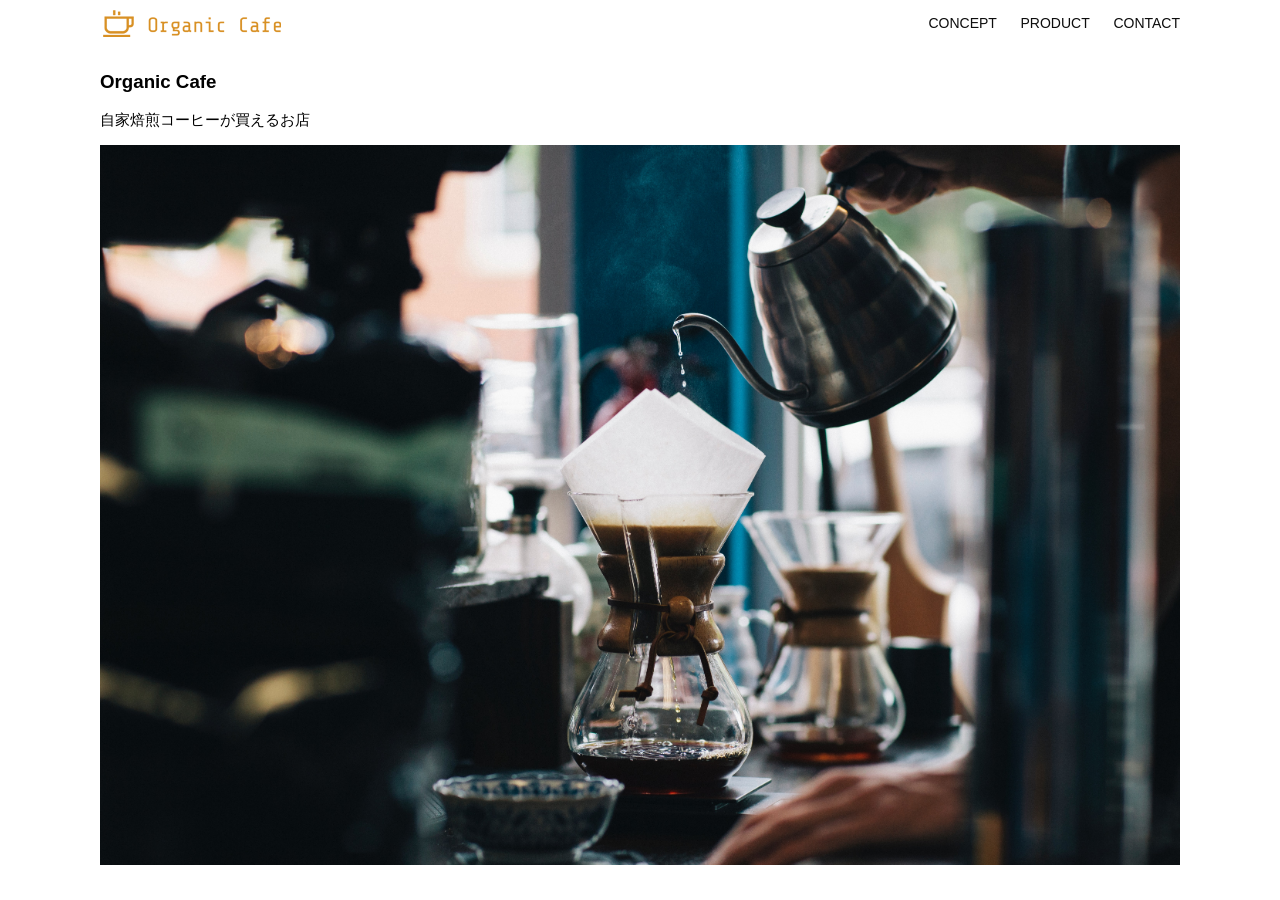
<file: html-css-kadai_013/index.html>
<!DOCTYPE html>
<html>
  <head>
    <title>Organic Cafe</title>
    <meta charset="UTF-8" />
    <meta name="description" content="自家焙煎のコーヒーがお家で楽しめるOrganic Cafe"/>
    <meta name="viewport" content="width=device-width, initial-scale=1.0" />
    <link rel="stylesheet" href="style.css" />
  </head>
  <body>
    <!-- ヘッダー -->
    <header>
      <!-- ロゴ -->
      <a href="index.html" id="logo"><img src="images/logo.png" alt="トップページに戻る"/></a>

      <!-- PC用ナビゲーション -->
      <nav id="nav-pc">
        <a href="index.html#concept">CONCEPT</a>
        <a href="index.html#product">PRODUCT</a>
        <a href="index.html#contact">CONTACT</a>
      </nav>
      <!-- スマホ用メニューボタン -->
       <button id="menu-sp" onclick="document.getElementById('nav-sp').style.display = 'block'">
         <img src="images/button-menu.png" alt="ナビゲーションを開く">
       </button>
       <!-- スマホ用ナビゲーション -->
       <div id="nav-sp">
         <button id="close" onclick="document.getElementById('nav-sp').style.display = 'none'">
           <img src="images/button-close.png" alt="ナビゲーションを閉じる">
         </button>
         <nav>
           <ul>
             <li>
               <a id="logo-sp" href="index.html" onclick="document.getElementById('nav-sp').style.display = 'none'"><img src="images/logo-sp.png" alt="トップページに戻る"></a>
             </li>
             <li><a class="menu" href="index.html#concept" onclick="document.getElementById('nav-sp').style.display = 'none'">CONCEPT</a></li>
             <li><a class="menu" href="index.html#product" onclick="document.getElementById('nav-sp').style.display = 'none'">PRODUCT</a></li>
             <li><a class="menu" href="index.html#contact" onclick="document.getElementById('nav-sp').style.display = 'none'">CONTACT</a></li>
           </ul>
         </nav>
       </div>
    </header>

    <main>
      <article>
        <!-- メインビジュアル -->
        <section id="main-visual">
          <div id="main-message">
            <h1>Organic Cafe</h1>
            <p>自家焙煎コーヒーが買えるお店</p>
          </div>
          <img src="images/main-image.jpg" alt="コーヒーをハンドドリップで淹れる画像"/>
        </section>
      </article>
    </main>
  </body>
</html>
</file>
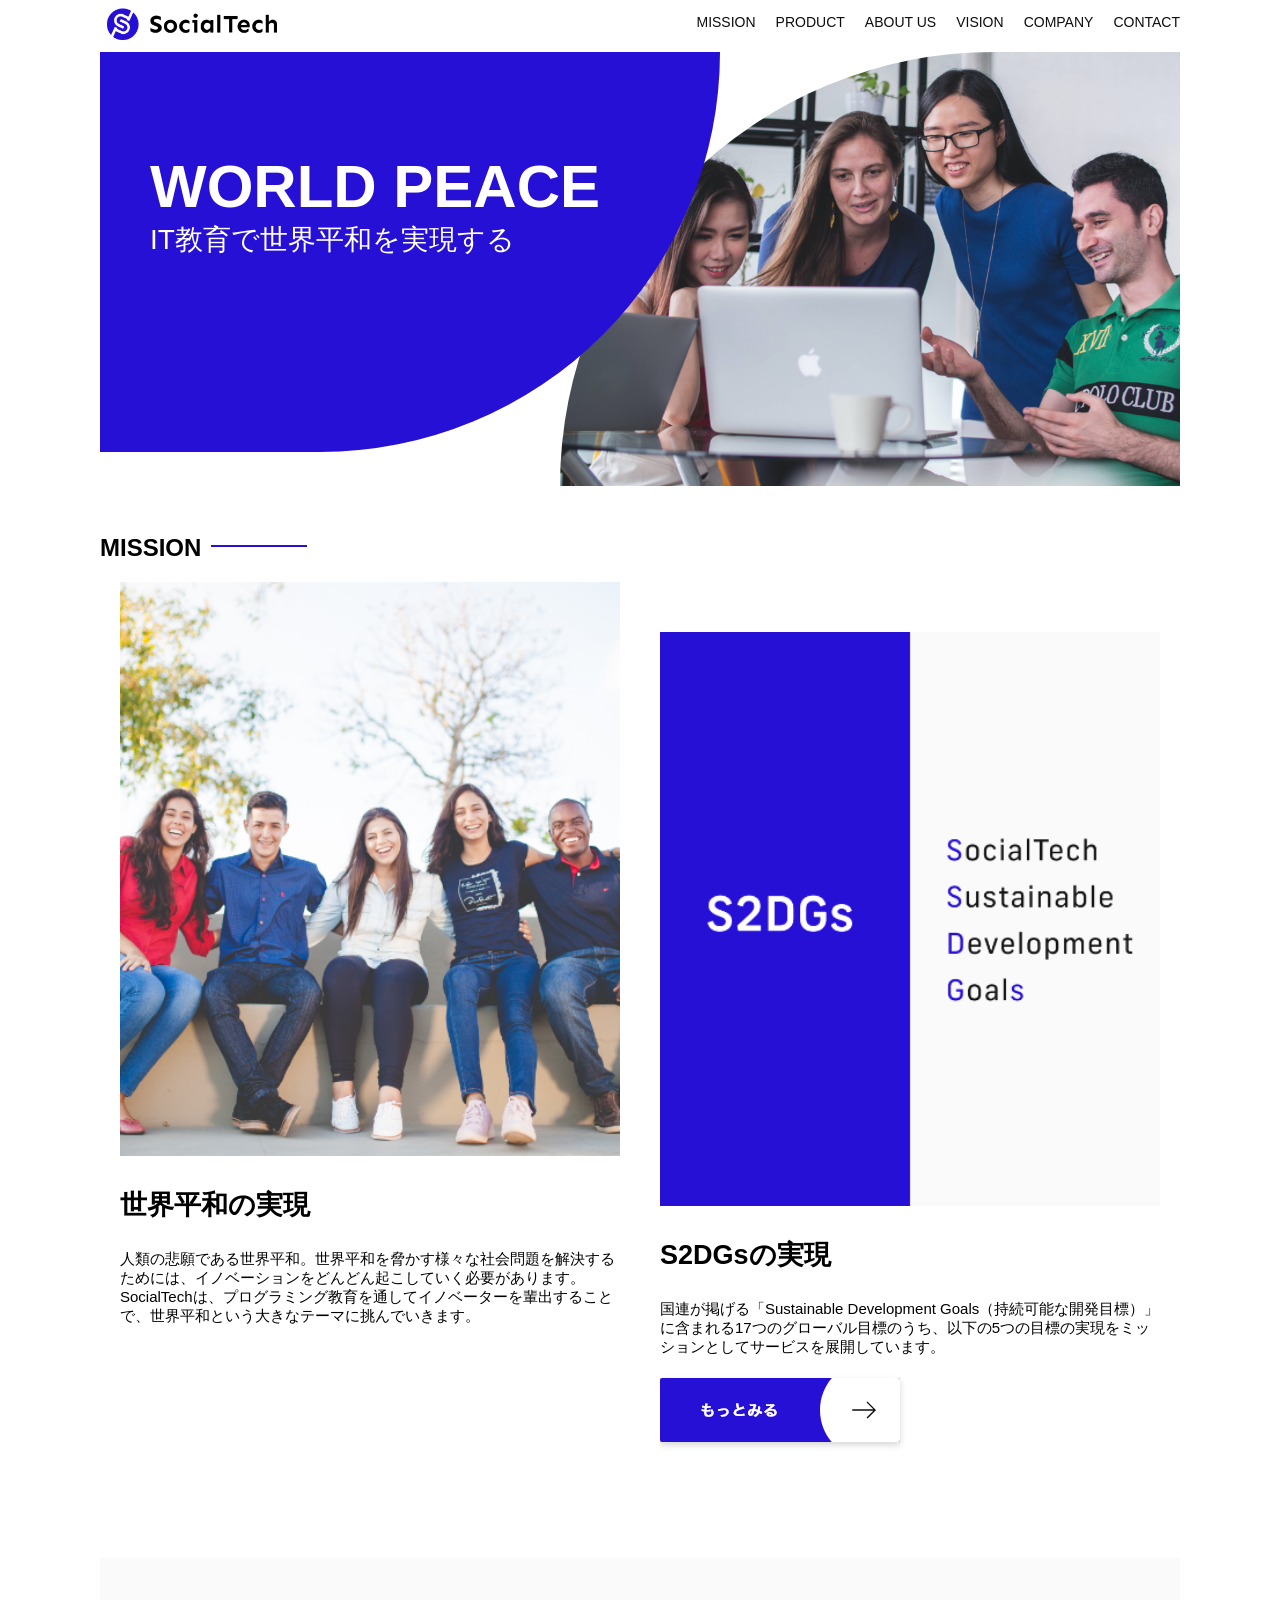
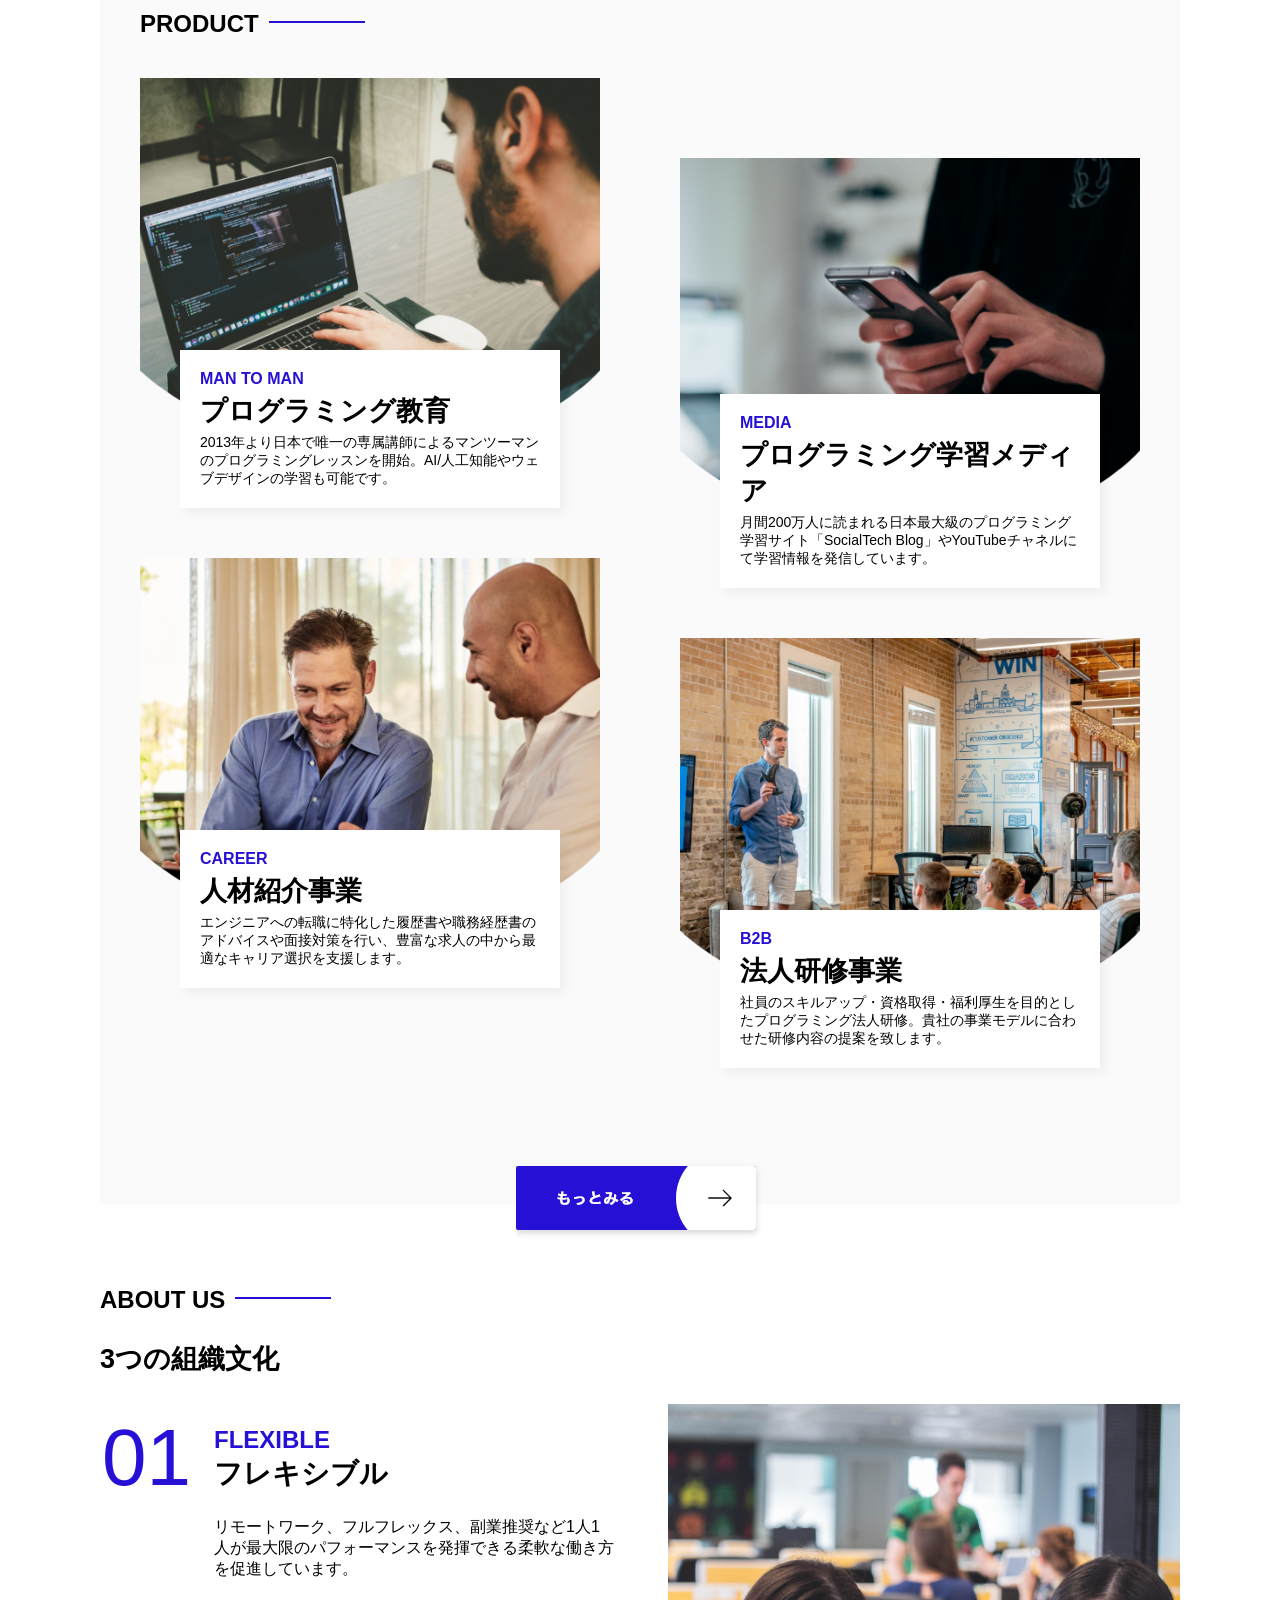
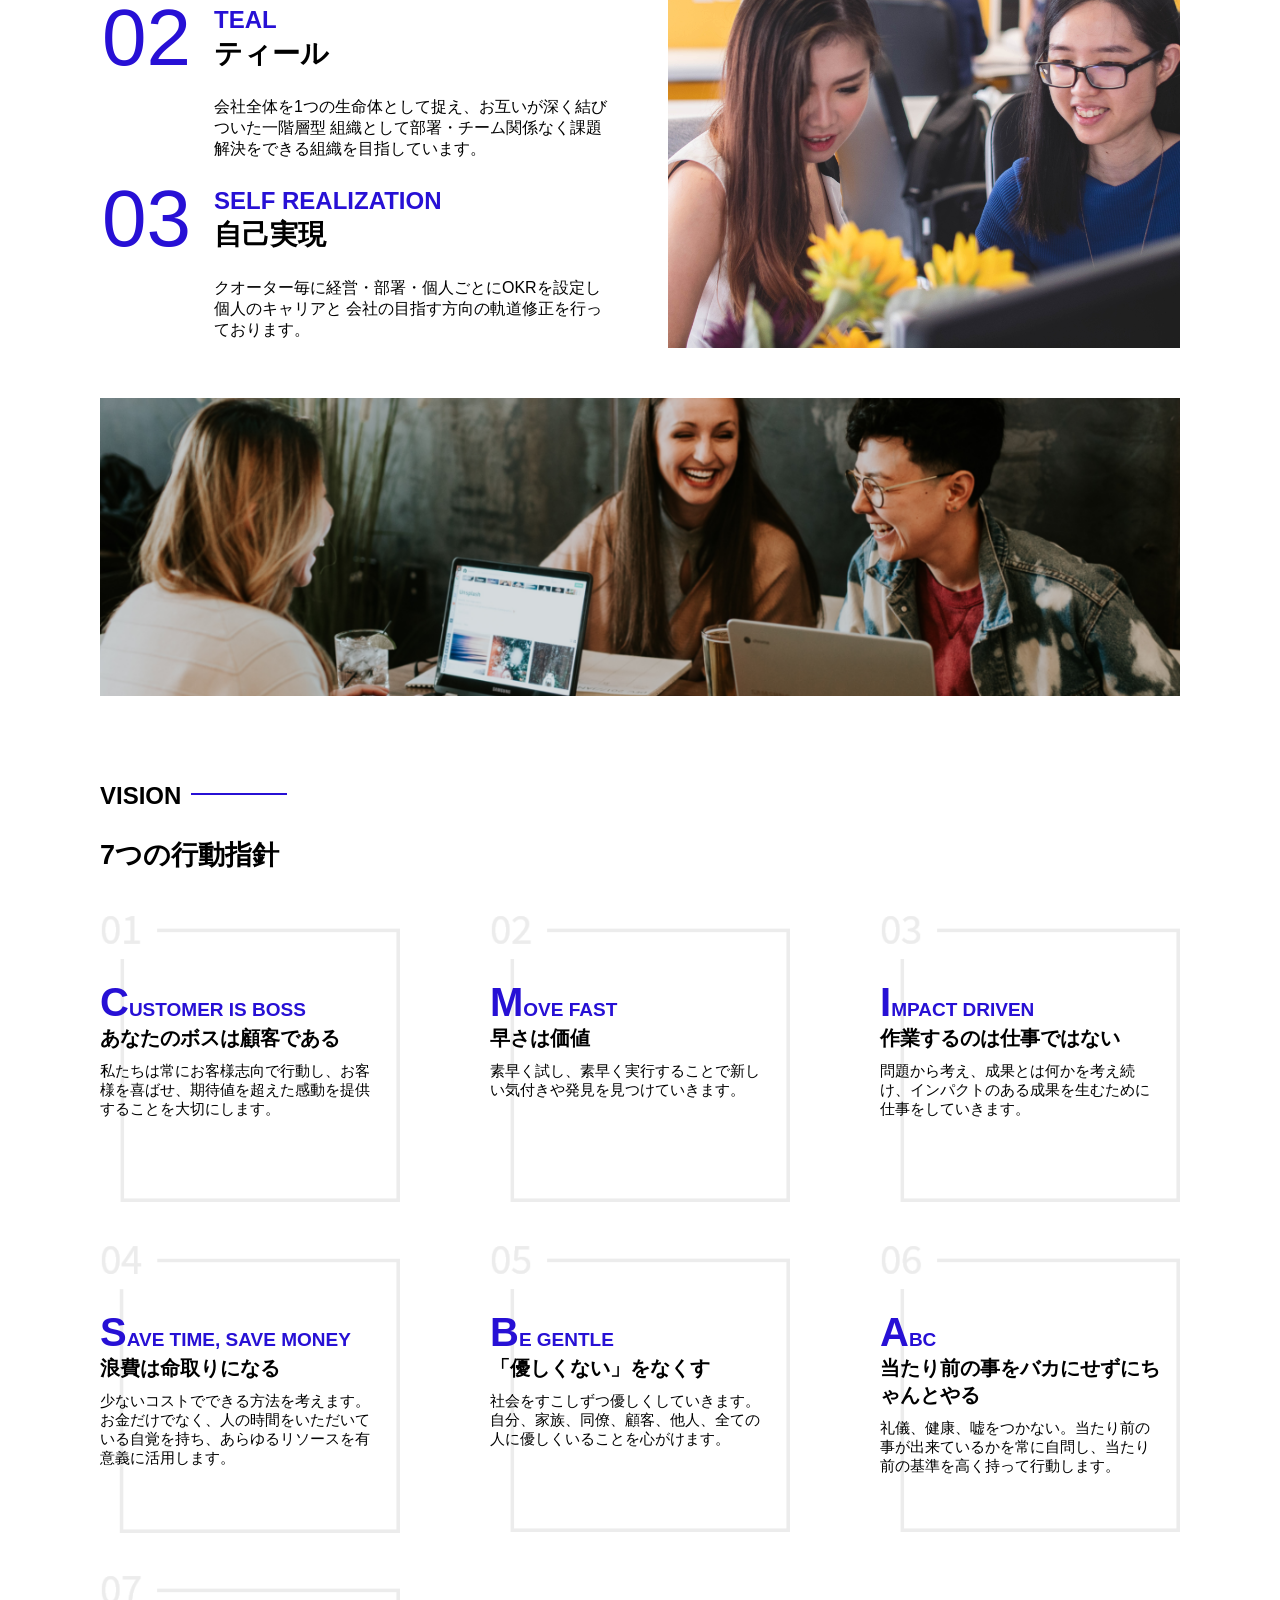
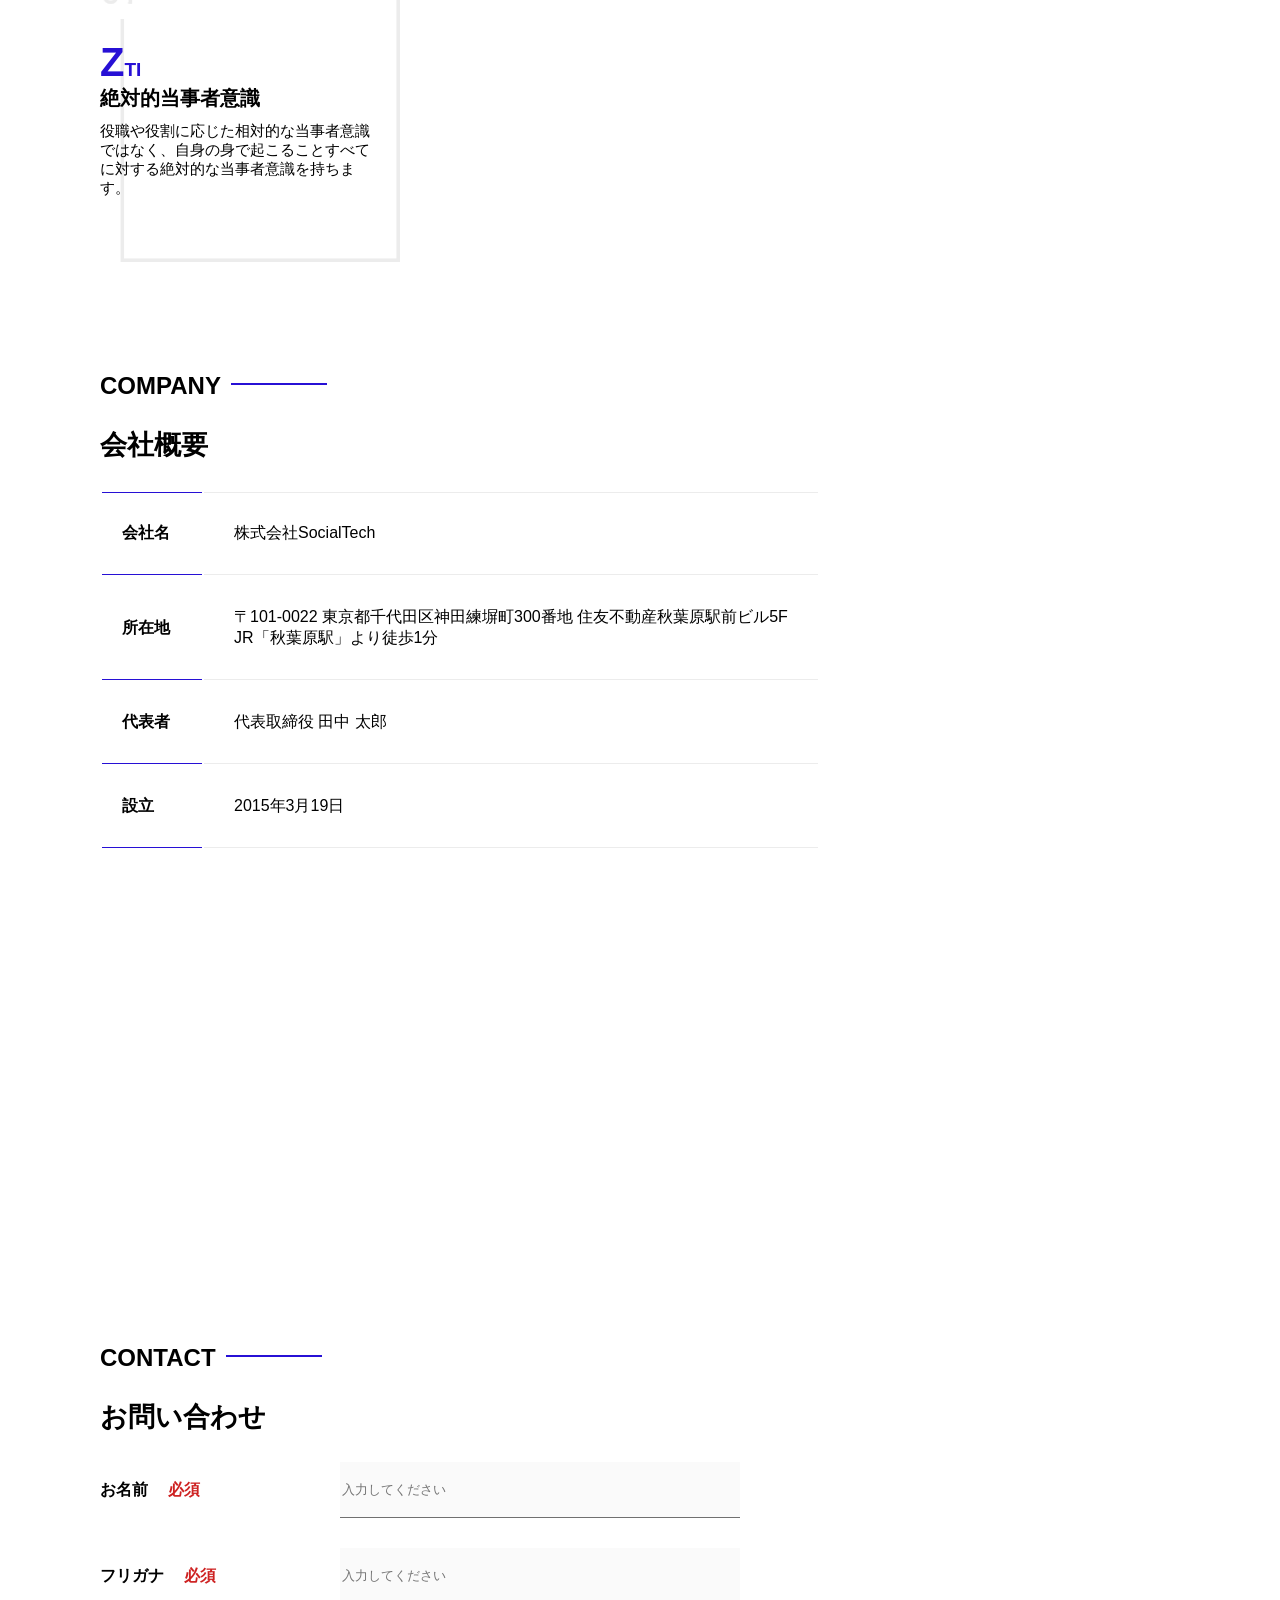
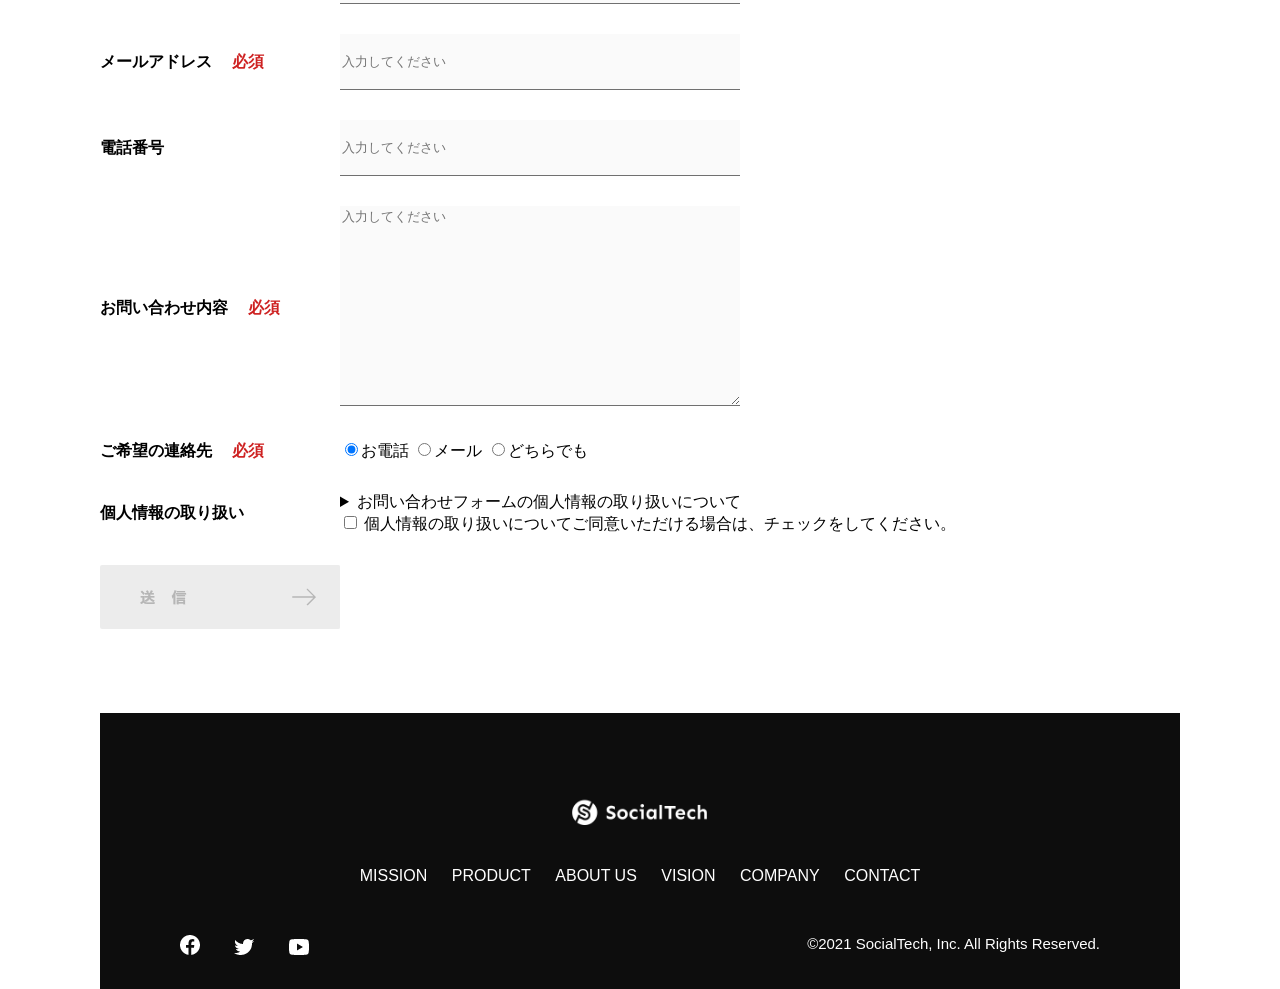
<file: kadai_tutorial_output/index.html>
<!DOCTYPE html>
<html>
    <head>
        <!-- タイトル&説明文 -->
        <title>SocialTech</title>
        <meta charset="UTF-8">
        <meta name="description" content="SocialTechはEdTech業界のリーディングカンパニーを目指します。">
        <!-- ビューポート記述 -->
        <meta name="viewport"content="width=device-width, initial-scale=1.0">
        <!-- CSS読み込み -->
        <link rel="stylesheet" href="style.css">
        
         
    </head>
    <!-- ここから内容 -->
    <body>
        <!-- ヘッダー -->
         <header>
            <!-- ロゴ -->
             <a href="index.html" id="logo">
                <img src="images/logo.png" alt="トップページに戻る">
             </a>

             <!-- PC用グロナビ -->
              <nav id="nav-pc">
                <ul>
                    <li><a href="mission.html">MISSION</a></li>
                    <li><a href="product.html">PRODUCT</a></li>
                    <li><a href="index.html#aboutus">ABOUT US</a></li>
                    <li><a href="index.html#vision">VISION</a></li>
                    <li><a href="index.html#company">COMPANY</a></li>
                    <li><a href="index.html#contact">CONTACT</a></li>
                </ul>
              </nav>
              <!-- スマホ用メニューボタン -->
               <button id="menu-sp" onclick="document.getElementById('nav-sp').style.display = 'block'">
                <img src="images/button-menu.png" alt="ナビゲーションを開く">
               </button>
               <!-- スマホ用ナビゲーション -->
                <div id="nav-sp">
                    <button id="close" onclick="document.getElementById('nav-sp').style.display = 'none'">
                        <img src="images/button-close.png" alt="ナビゲーションを閉じる">
                    </button>

                    <nav>
                        <ul>
                            <li>
                                <a id="logo-sp" href="index.html" onclick="document.getElementById('nav-sp').style.display = 'none'"><img src="images/logo-sp.png" alt="トップページに戻る"></a>
                            </li>
                            <li><a class="menu" href="mission.html" onclick="document.getElementById('nav-sp').style.display = 'none'">MISSION</a></li>
                            <li><a class="menu" href="product.html" onclick="document.getElementById('nav-sp').style.display = 'none'">PRODUCT</a></li>
                            <li><a class="menu" href="index.html#aboutus" onclick="document.getElementById('nav-sp').style.display = 'none'">ABOUT US</a></li>
                            <li><a class="menu" href="index.html#vision" onclick="document.getElementById('nav-sp').style.display = 'none'">VISION</a></li>
                            <li><a class="menu" href="index.html#company" onclick="document.getElementById('nav-sp').style.display = 'none'">COMPANY</a></li>
                            <li><a class="menu" href="index.html#contact" onclick="document.getElementById('nav-sp').style.display = 'none'">CONTACT</a></li>
                        </ul>
                    </nav>
                    <div id="sns">
                        <a href="https://www.facebook.com/sejuku2013">
                            <img src="images/button-facebook.png" alt="Facebookのリンク">
                        </a>
                        <a href="https://twitter.com/samuraijuku">
                            <img src="images/button-twitter.png" alt="Twitterのリンク">
                        </a>
                        <a href="https://www.youtube.com/channel/UCCFOQO5aDK0xXam4cUQXT8g">
                            <img src="images/button-youtube.png" alt="YouTubeのリンク">
                        </a>
                    </div>
                </div>
         </header>
         <main>
            <article>
                <!-- メインビジュアル -->
                 <section id="main-visual">
                    <div id="main-message">
                        <h1>WORLD PEACE</h1>
                        <p>IT教育で世界平和を実現する</p>
                    </div>
                    <img src="images/index/index-main.png" alt="PCの周りに集まる多国籍の仲間たち">
                 </section>
                 <!-- ミッション -->
                  <section id="mission">
                    <h2 class="index-h2">MISSION</h2>
                    <div id="mission-flex">
                        <div>
                            <img id="mission-photo" src="images/index/index-mission.png" alt="屋外のベンチで写真を撮影する多国籍の仲間たち">
                            <h3>世界平和の実現</h3>
                            <p>
                                人類の悲願である世界平和。世界平和を脅かす様々な社会問題を解決するためには、イノベーションをどんどん起こしていく必要があります。SocialTechは、プログラミング教育を通してイノベーターを輩出することで、世界平和という大きなテーマに挑んでいきます。
                            </p>
                        </div>
                        <div>
                            <img id="s2dgs" src="images/index/s2dgs.png" alt="S2DGs">
                            <h3>S2DGsの実現</h3>
                            <p>国連が掲げる「Sustainable Development Goals（持続可能な開発目標）」に含まれる17つのグローバル目標のうち、以下の5つの目標の実現をミッションとしてサービスを展開しています。</p>
                            <a href="mission.html">
                                <img src="images/button-more.png" alt="もっとみる">
                            </a>
                        </div>
                    </div>
                  </section>
                  <!-- プロダクト -->
                   <section id="product">
                    <h2 class="index-h2">PRODUCT</h2>
                    <div class="product-flex">
                        <div id="product-left">
                            <div>
                                <img class="product-photo" src="images/index/index-mantoman.png" alt="PCでコードを書く男性">
                                <div class="product-explain">
                                    <span>MAN TO MAN</span>
                                    <h3>プログラミング教育</h3>
                                    <p>2013年より日本で唯一の専属講師によるマンツーマンのプログラミングレッスンを開始。AI/人工知能やウェブデザインの学習も可能です。</p>
                                </div>
                            </div>
                            <div>
                                <img class="product-photo" src="images/index/index-career.png" alt="笑顔で話し合う2人の男性">
                                <div class="product-explain">
                                    <span>CAREER</span>
                                    <h3>人材紹介事業</h3>
                                    <p>エンジニアへの転職に特化した履歴書や職務経歴書のアドバイスや面接対策を行い、豊富な求人の中から最適なキャリア選択を支援します。</p>
                                </div>
                            </div>
                        </div>
                        <div id="product-right">
                            <div>
                                <img class="product-photo" src="images/index/index-media.png" alt="スマートフォンを操作する人">
                                <div class="product-explain">
                                    <span>MEDIA</span>
                                    <h3>プログラミング学習メディア</h3>
                                    <p>月間200万人に読まれる日本最大級のプログラミング学習サイト「SocialTech Blog」やYouTubeチャネルにて学習情報を発信しています。</p>
                                </div>
                            </div>
                            <div>
                                <img class="product-photo" src="images/index/index-b2b.png" alt="講演中の男性とそれを聴く人々">
                                <div class="product-explain">
                                    <span>B2B</span>
                                    <h3>法人研修事業</h3>
                                    <p>社員のスキルアップ・資格取得・福利厚生を目的としたプログラミング法人研修。貴社の事業モデルに合わせた研修内容の提案を致します。</p>
                                </div>
                            </div>
                        </div>
                    </div>
                    <div id="product-more">
                        <a href="product.html">
                            <img src="images/button-more.png" alt="もっとみる">
                        </a>
                    </div>
                   </section>
                   <!-- ABOUT US -->
                    <section id="aboutus">
                        <h2 class="index-h2">ABOUT US</h2>
                        <h3>3つの組織文化</h3>
                        <div>
                            <table class="culture-table">
                                <tr>
                                    <td class="culture-num">01</td>
                                    <th><span class="culture-en">FLEXIBLE</span><br>フレキシブル</th>
                                </tr>
                                <tr>
                                    <td>
                                        <!-- 空のセル -->
                                    </td>
                                    <td class="culture-description">リモートワーク、フルフレックス、副業推奨など1人1人が最大限のパフォーマンスを発揮できる柔軟な働き方を促進しています。</td>
                                </tr>
                                <tr>
                                    <td class="culture-num">02</td>
                                    <th><span class="culture-en">TEAL</span><br>ティール</th>
                                </tr>
                                <tr>
                                    <td>
                                        <!-- 空のセル -->
                                    </td>
                                    <td class="culture-description">会社全体を1つの生命体として捉え、お互いが深く結びついた一階層型 組織として部署・チーム関係なく課題解決をできる組織を目指しています。</td>
                                </tr>
                                <tr>
                                    <td class="culture-num">03</td>
                                    <th><span class="culture-en">SELF REALIZATION</span><br>自己実現</th>
                                </tr>
                                <tr>
                                    <td>
                                        <!-- 空のセル -->
                                    </td>
                                    <td class="culture-description">クオーター毎に経営・部署・個人ごとにOKRを設定し個人のキャリアと 会社の目指す方向の軌道修正を行っております。</td>
                                </tr>
                            </table>
                            <img class="culture-img" src="images/index/index-aboutus1.png" alt="笑顔で話し合う2人の女性">
                        </div>
                        <img class="culture-img2" src="images/index/index-aboutus2.png" alt="笑顔で話し合う3人の男女">
                    </section>
                    <!-- VISION -->
                    <section id="vision">
                        <h2 class="index-h2">VISION</h2>
                        <h3>7つの行動指針</h3>
                        <div>
                            <div class="vision-box">
                                <img src="images/index/vision-01.png" alt="01">
                                <div>
                                    <h4>CUSTOMER IS BOSS</h4>
                                    <h5>あなたのボスは顧客である</h5>
                                    <p>私たちは常にお客様志向で行動し、お客様を喜ばせ、期待値を超えた感動を提供することを大切にします。</p>
                                </div>
                            </div>
                            <div class="vision-box">
                                <img src="images/index/vision-02.png" alt="02">
                                <div>
                                    <h4>MOVE FAST</h4>
                                    <h5>早さは価値</h5>
                                    <p>素早く試し、素早く実行することで新しい気付きや発見を見つけていきます。</p>
                                </div>
                            </div>
                            <div class="vision-box">
                                <img src="images/index/vision-03.png" alt="03">
                                <div>
                                    <h4>IMPACT DRIVEN</h4>
                                    <h5>作業するのは仕事ではない</h5>
                                    <p>問題から考え、成果とは何かを考え続け、インパクトのある成果を生むために仕事をしていきます。</p>
                                </div>
                            </div>
                            <div class="vision-box">
                                <img src="images/index/vision-04.png" alt="04">
                                <div>
                                    <h4>SAVE TIME, SAVE MONEY</h4>
                                    <h5>浪費は命取りになる</h5>
                                    <p>少ないコストでできる方法を考えます。お金だけでなく、人の時間をいただいている自覚を持ち、あらゆるリソースを有意義に活用します。</p>
                                </div>
                            </div>
                            <div class="vision-box">
                                <img src="images/index/vision-05.png" alt="05">
                                <div>
                                    <h4>BE GENTLE</h4>
                                    <h5>「優しくない」をなくす</h5>
                                    <p>社会をすこしずつ優しくしていきます。自分、家族、同僚、顧客、他人、全ての人に優しくいることを心がけます。</p>
                                </div>
                            </div>
                            <div class="vision-box">
                                <img src="images/index/vision-06.png" alt="06">
                                <div>
                                    <h4>ABC</h4>
                                    <h5>当たり前の事をバカにせずにちゃんとやる</h5>
                                    <p>礼儀、健康、嘘をつかない。当たり前の事が出来ているかを常に自問し、当たり前の基準を高く持って行動します。</p>
                                </div>
                            </div>
                            <div class="vision-box">
                                <img src="images/index/vision-07.png" alt="07">
                                <div>
                                    <h4>ZTI</h4>
                                    <h5>絶対的当事者意識</h5>
                                    <p>役職や役割に応じた相対的な当事者意識ではなく、自身の身で起こることすべてに対する絶対的な当事者意識を持ちます。</p>
                                </div>
                            </div>
                        </div>
                    </section>
                    <!-- COMPANY -->
                     <section id="company">
                          <h2 class="index-h2">COMPANY</h2>
                          <h3>会社概要</h3>
                            <table id="compani-table">
                                <tr>
                                    <th class="tableheader tableheader-first">会社名</th>
                                    <td class="cell cell-first">株式会社SocialTech</td>
                                </tr>
                                <tr>
                                    <th class="tableheader">所在地</th>
                                    <td class="cell">〒101-0022 東京都千代田区神田練塀町300番地 住友不動産秋葉原駅前ビル5F<br>JR「秋葉原駅」より徒歩1分</td>
                                </tr>
                                <tr>
                                    <th class="tableheader">代表者</th>
                                    <td class="cell">代表取締役 田中 太郎</td>
                                </tr>
                                <tr>
                                    <th class="tableheader">設立</th>
                                    <td class="cell">2015年3月19日</td>
                                </tr>
                            </table>
                            <iframe 
                            src="https://www.google.com/maps/embed?pb=!1m18!1m12!1m3!1d3240.068855133681!2d139.77207767515532!3d35.699923172581215!2m3!1f0!2f0!3f0!3m2!1i1024!2i768!4f13.1!3m3!1m2!1s0x60188fee13660e23%3A0x77137876edf742ac!2z5L2P5Y-L5LiN5YuV55Sj56eL6JGJ5Y6f6aeF5YmN44OT44Or!5e0!3m2!1sja!2sjp!4v1765878972108!5m2!1sja!2sjp" 
                            width="600" height="450" 
                            style="border:0;" allowfullscreen="" loading="lazy" referrerpolicy="no-referrer-when-downgrade">
                            </iframe>
                     </section>
                     <!-- お問い合わせフォーム -->
                      <section id="contact">
                        <h2 class="index-h2">CONTACT</h2>
                        <h3>お問い合わせ</h3>
                        <form>
                            <div>
                                <div class="contact-heading">
                                    <label class="contact-label">お名前<span class="contact-span">必須</span></label>
                                </div>
                                <div>
                                    <input type="text" name="name" placeholder="入力してください" class="contact-textbox">
                                </div>
                            </div>
                            <div>
                                <div class="contact-heading">
                                    <label class="contact-label">フリガナ<span class="contact-span">必須</span></label>
                                </div>
                                <div>
                                    <input type="text" name="hurigana" placeholder="入力してください" class="contact-textbox">
                                </div>
                            </div>
                            <div>
                                <div class="contact-heading">
                                    <label class="contact-label">メールアドレス<span class="contact-span">必須</span></label>
                                </div>
                                <div>
                                    <input type="text" name="email" placeholder="入力してください" class="contact-textbox">
                                </div>
                            </div>
                            <div>
                                <div class="contact-heading">
                                    <label class="contact-label">電話番号</label>
                                </div>
                                <div>
                                    <input type="text" name="tel" placeholder="入力してください" class="contact-textbox">
                                </div>
                            </div>
                            <div>
                                <div class="contact-heading">
                                    <label class="contact-label">お問い合わせ内容<span class="contact-span">必須</span></label>
                                </div>
                                <div>
                                    <textarea class="contact-textarea" placeholder="入力してください" name="message"></textarea>
                                </div>
                            </div>
                            <div>
                                <div class="contact-heading">
                                    <label class="contact-label">ご希望の連絡先<span class="contact-span">必須</span></label>
                                </div>
                                <div>
                                    <input class="radiobutton" type="radio" value="tel" name="contact" checked><label>お電話</label>
                                    <input class="radiobutton" type="radio" value="mail" name="contact"><label>メール</label>
                                    <input class="radiobutton" type="radio" value="both" name="contact"><label>どちらでも</label>
                                </div>
                            </div>
                            <div>
                                <div class="contact-heading">
                                    <label class="contact-label">個人情報の取り扱い</label>
                                </div>
                                <div>
                                    <details>
                                    <summary>お問い合わせフォームの個人情報の取り扱いについて</summary>
                                    <div>
                                        <dl>
                                        <dt>１．組織の名称又は氏名</dt>
                                        <dd>株式会社SocialTech</dd>
                                        <dt>２．個人情報保護管理者（若しくはその代理人）の氏名又は職名、所属及び連絡先</dt>
                                        <dd>
                                            <p>鈴木 一郎 コーポレート部</p>
                                            <p>メールアドレス：samurai@example.com</p>
                                            <p>TEL：03-1234-5678</p>
                                        </dd>
                                        <dt>３．個人情報の利用目的</dt>
                                        <dd>
                                            <ul>
                                            <li>本サービス及び本サービスに関連する情報の提供又はそれらに関する連絡のため</li>
                                            <li>ユーザーの本人確認のため</li>
                                            <li>当社サービスのご案内のため</li>
                                            <li>当社の商品等の広告または宣伝（電子メールによるものを含むものとします。）</li>
                                            </ul>
                                        </dd>
                                        <dt>４．個人情報の取り扱い業務の委託</dt>
                                        <dd>個人情報の取扱業務の全部または一部を外部に業務委託する場合があります。その際、弊社は、個人情報を適切に保護できる管理体制を敷き実行していることを条件として委託先を厳選したうえで、機密保持契約を委託先と締結し、お客様の個人情報を厳密に管理させます。</dd>
                                        <dt>５．個人情報の開示等の請求</dt>
                                        <dd>
                                            お客様は、弊社に対してご自身の個人情報の開示等（利用目的の通知、開示、内容の訂正・追加・削除、利用の停止または消去、第三者への提供の停止）に関して、当社問合わせ窓口に申し出ることができます。<br>
                                            その際、弊社はお客様ご本人を確認させていただいたうえで、合理的な期間内に対応いたします。<br>
                                            なお、個人情報に関する弊社問合わせ先は、次の通りです。
                                        </dd>
                                        <dd>
                                            <p>株式会社SocialTech　個人情報問合せ窓口</p>
                                            <p>〒150-0043　東京都千代田区神田練塀町300番地 住友不動産秋葉原駅前ビル5F</p>
                                            <p>メールアドレス：samurai@example.com　TEL：03-1234-5678</p>
                                        </dd>
                    
                                        <dt>６．個人情報を提供されることの任意性について</dt>
                                        <dd>お客様がご自身の個人情報を弊社に提供されるか否かは、お客様のご判断によりますが、もしご提供されない場合には、適切なサービスが提供できない場合がありますので予めご了承ください。</dd>
                                        </dl>
                                    </div>
                                    </details>
                                    <input type="checkbox" name="agree">
                                    <span>個人情報の取り扱いについてご同意いただける場合は、チェックをしてください。</span>
                                </div>
                            </div>
                                <input type="image" src="images/button-submit.png" alt="送信する">
                        </form>
                      </section>
            </article>
        </main>
        <footer>
            <div id="footer-logo">
                <img src="images/logo-sp.png" alt="SocialTech">
            </div>
            <div id="footer-link">
                <a href="mission.html">MISSION</a>
                <a href="product.html">PRODUCT</a>
                <a href="index.html#aboutus">ABOUT US</a>
                <a href="index.html#vision">VISION</a>
                <a href="index.html#company">COMPANY</a>
                <a href="index.html#contact">CONTACT</a>
            </div>
            <div id="sns-footer">
                <div class="sns-btns">
                    <a href="https://www.facebook.com/sejuku2013"><img src="images/button-facebook.png" alt="Facebookのリンク"></a>
                    <a href="https://twitter.com/samuraijuku"><img src="images/button-twitter.png" alt="Twitterのリンク"></a>
                    <a href="https://www.youtube.com/channel/UCCFOQO5aDK0xXam4cUQXT8g"><img src="images/button-youtube.png" alt="YouTubeのリンク"></a>
                </div>
                <p id="copyright">&copy;2021 SocialTech, Inc. All Rights Reserved.</p>
            </div>
        </footer>
    </body>
</html>
</file>
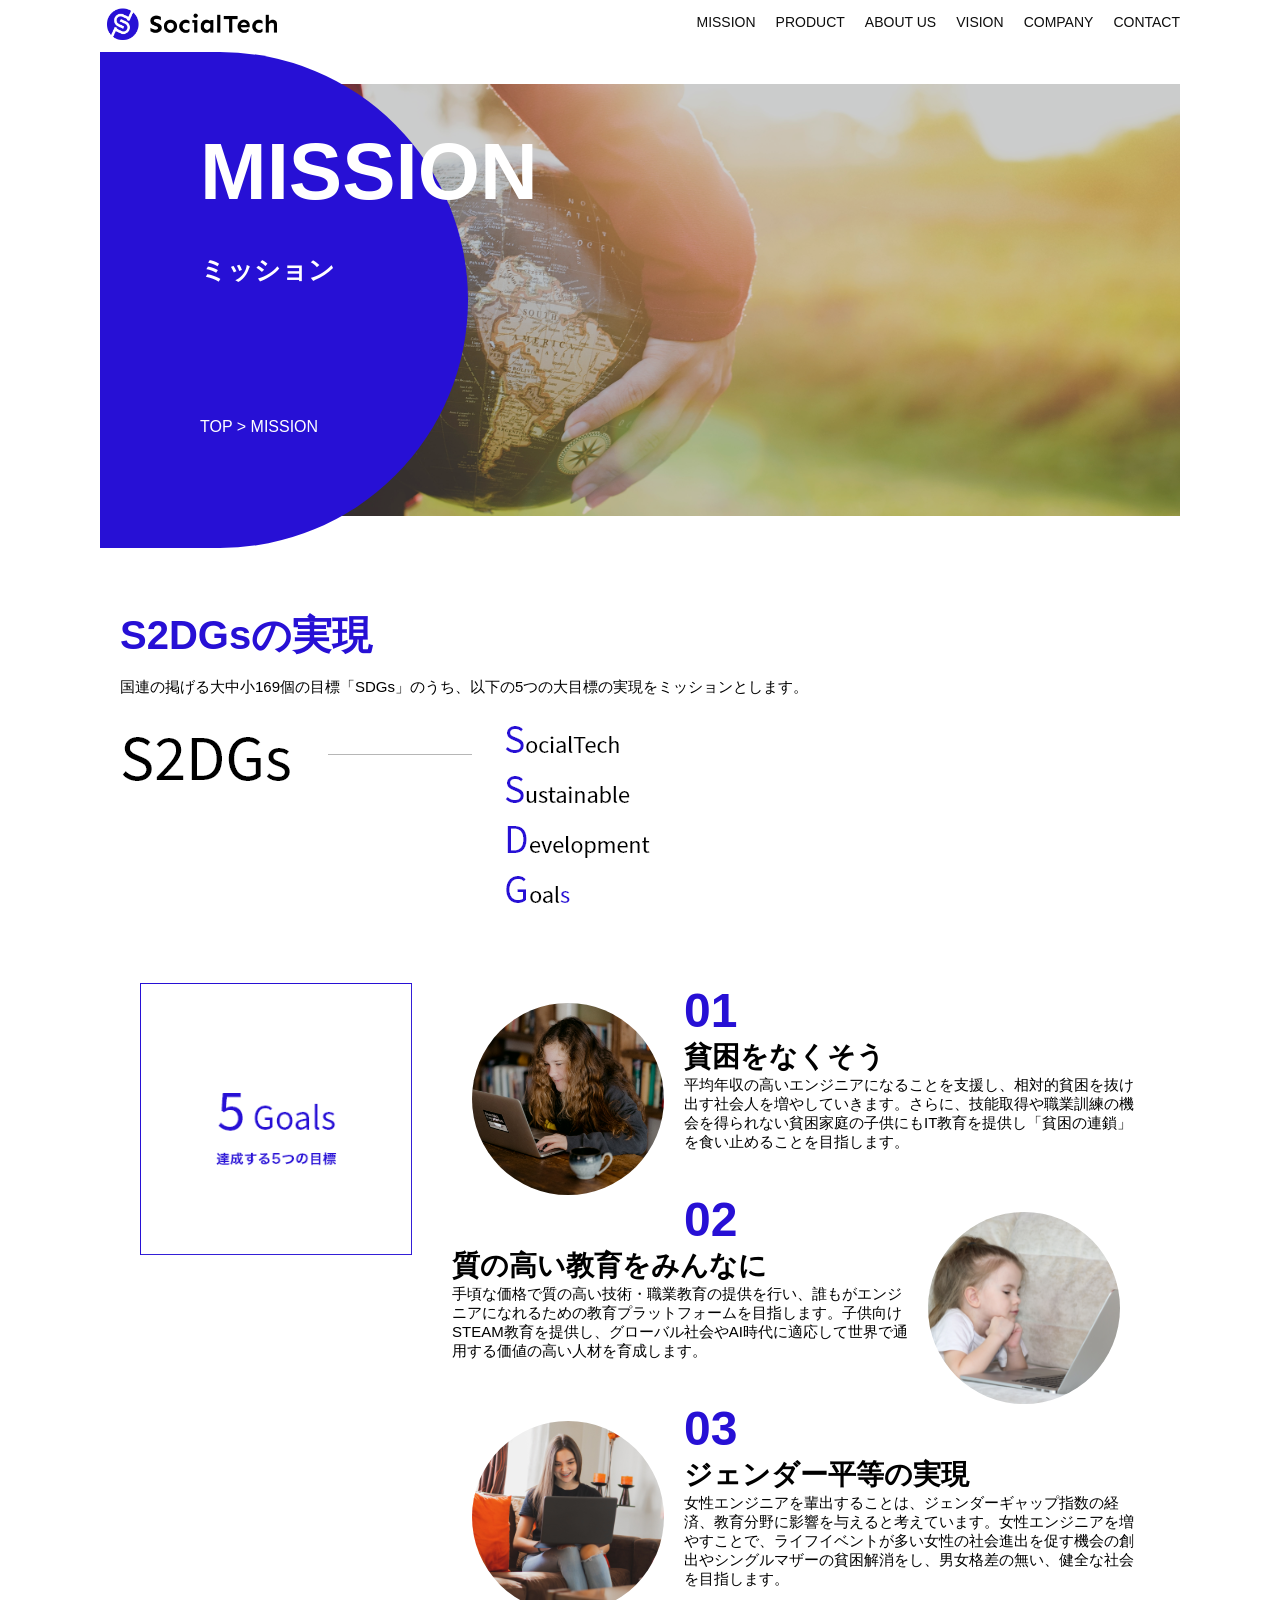
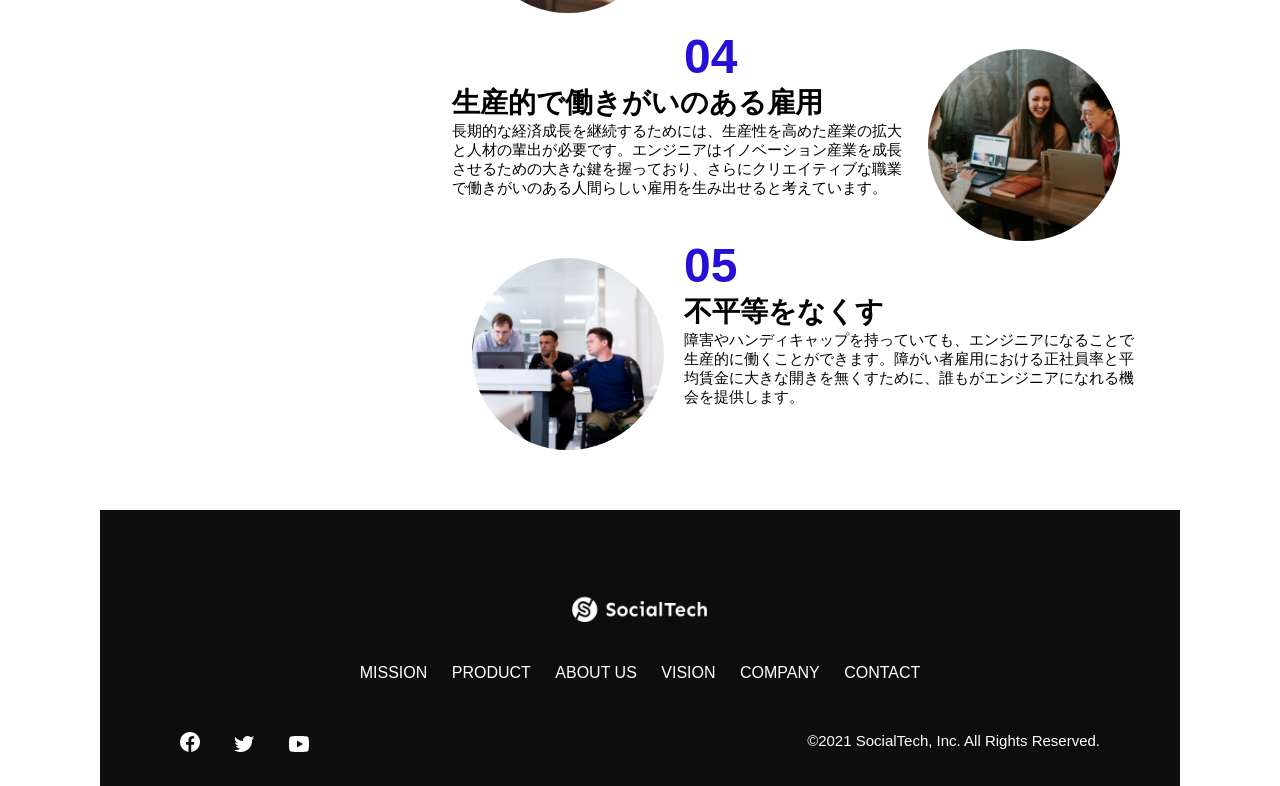
<file: kadai_tutorial_output/mission.html>
<!DOCTYPE html>
<html>
 <head>
    <title>SocialTech - MISSION ミッション -</title>
    <meta charset="utf-8">
    <meta name="description" content="SocialTechが目指す5つの目標（S2DGs）を紹介します">
    <meta name="viewport" content="width=device-width, initial-scale=1.0">
    <link rel="stylesheet" href="style.css">
  </head>

  <body>
    <!-- ヘッダー -->
    <header>
      <!-- ロゴ -->
      <a href="index.html" id="logo">
        <img src="images/logo.png" alt="トップページに戻る">
      </a>

      <!-- PC用ナビゲーション -->
      <nav id="nav-pc">
        <ul>
          <li><a href="mission.html">MISSION</a></li>
          <li><a href="product.html">PRODUCT</a></li>
          <li><a href="index.html#aboutus">ABOUT US</a></li>
          <li><a href="index.html#vision">VISION</a></li>
          <li><a href="index.html#company">COMPANY</a></li>
          <li><a href="index.html#contact">CONTACT</a></li>
        </ul>
      </nav>

      <!-- スマホ用メニューボタン -->
      <button id="menu-sp" onclick="document.getElementById('nav-sp').style.display = 'block'">
        <img src="images/button-menu.png" alt="ナビゲーションを開く">
      </button>

      <!-- スマホ用ナビゲーション -->
      <div id="nav-sp">
        <button id="close" onclick="document.getElementById('nav-sp').style.display = 'none'">
          <img src="images/button-close.png" alt="ナビゲーションを閉じる">
        </button>

        <nav>
          <ul>
            <li>
              <a id="logo-sp" href="index.html" onclick="document.getElementById('nav-sp').style.display = 'none'"><img src="images/logo-sp.png" alt="トップページに戻る"></a>
            </li>
            <li><a class="menu" href="mission.html" onclick="document.getElementById('nav-sp').style.display = 'none'">MISSION</a></li>
            <li><a class="menu" href="product.html" onclick="document.getElementById('nav-sp').style.display = 'none'">PRODUCT</a></li>
            <li><a class="menu" href="index.html#aboutus" onclick="document.getElementById('nav-sp').style.display = 'none'">ABOUT US</a></li>
            <li><a class="menu" href="index.html#vision" onclick="document.getElementById('nav-sp').style.display = 'none'">VISION</a></li>
            <li><a class="menu" href="index.html#company" onclick="document.getElementById('nav-sp').style.display = 'none'">COMPANY</a></li>
            <li><a class="menu" href="index.html#contact" onclick="document.getElementById('nav-sp').style.display = 'none'">CONTACT</a></li>
          </ul>
        </nav>
        <div id="sns">
          <a href="https://www.facebook.com/sejuku2013">
            <img src="images/button-facebook.png" alt="Facebookのリンク">
          </a>
          <a href="https://twitter.com/samuraijuku">
            <img src="images/button-twitter.png" alt="Twitterのリンク">
          </a>
          <a href="https://www.youtube.com/channel/UCCFOQO5aDK0xXam4cUQXT8g">
            <img src="images/button-youtube.png" alt="YouTubeのリンク">
          </a>
        </div>
      </div>
    </header>

    <main>
      <article>
        <section id="mission-main">
            <div class="mission-main-inner">
                <div id="mission-title">
                    <h1>MISSION<br><span>ミッション</span></h1>
                    <p>TOP > MISSION</p>
                </div>
            </div>
        </section>

        <section id="mission-s2dgs">
            <h2 class="mission-h2">S2DGsの実現</h2>
            <p>国連の掲げる大中小169個の目標「SDGs」のうち、以下の5つの大目標の実現をミッションとします。</p>
            <img src="images/mission/mission-s2dgs.png" alt="S2DGs">
        </section>

        <section id="mission-five-goals">
           <div class="five-goals-image">
             <img src="images/mission/mission-5goals.png" alt="5Goals">
           </div>
           <div class="five-goals-read">
                <div>
                    <img class="fivegoals-image-left" src="images/mission/mission-5goals01.png" alt="PCを操作する女の子">
                    <span class="fivegoals-number">01</span>
                    <h3 class="fivegoals-h3">貧困をなくそう</h3>
                    <p class="fivegoals-p">平均年収の高いエンジニアになることを支援し、相対的貧困を抜け出す社会人を増やしていきます。さらに、技能取得や職業訓練の機会を得られない貧困家庭の子供にもIT教育を提供し「貧困の連鎖」を食い止めることを目指します。</p>
                </div>
                <div>
                    <img class="fivegoals-image-right" src="images/mission/mission-5goals02.png" alt="PCを見つめる小さい女の子">
                    <span class="fivegoals-number">02</span>
                    <h3 class="fivegoals-h3">質の高い教育をみんなに</h3>
                    <p class="fivegoals-p">手頃な価格で質の高い技術・職業教育の提供を行い、誰もがエンジニアになれるための教育プラットフォームを目指します。子供向けSTEAM教育を提供し、グローバル社会やAI時代に適応して世界で通用する価値の高い人材を育成します。</p>
                </div>
                <div>
                    <img class="fivegoals-image-left" src="images/mission/mission-5goals03.png" alt="PCを操作する女性">
                    <span class="fivegoals-number">03</span>
                    <h3 class="fivegoals-h3">ジェンダー平等の実現</h3>
                    <p class="fivegoals-p">女性エンジニアを輩出することは、ジェンダーギャップ指数の経済、教育分野に影響を与えると考えています。女性エンジニアを増やすことで、ライフイベントが多い女性の社会進出を促す機会の創出やシングルマザーの貧困解消をし、男女格差の無い、健全な社会を目指します。</p>
                </div>
                <div>
                    <img class="fivegoals-image-right" src="images/mission/mission-5goals04.png" alt="笑顔で話し合う3人の男女">
                    <span class="fivegoals-number">04</span>
                    <h3 class="fivegoals-h3">生産的で働きがいのある雇用</h3>
                    <p class="fivegoals-p">長期的な経済成長を継続するためには、生産性を高めた産業の拡大と人材の輩出が必要です。エンジニアはイノベーション産業を成長させるための大きな鍵を握っており、さらにクリエイティブな職業で働きがいのある人間らしい雇用を生み出せると考えています。</p>
                </div>
                <div>
                    <img class="fivegoals-image-left" src="images/mission/mission-5goals05.png" alt="障害を持つ男性が生き生きと働く様子">
                    <span class="fivegoals-number">05</span>
                    <h3 class="fivegoals-h3">不平等をなくす</h3>
                    <p class="fivegoals-p">障害やハンディキャップを持っていても、エンジニアになることで生産的に働くことができます。障がい者雇用における正社員率と平均賃金に大きな開きを無くすために、誰もがエンジニアになれる機会を提供します。</p>
                </div>
           </div>
         </section>
      </article>
    </main>

    <footer>
      <div id="footer-logo">
        <img src="images/logo-sp.png" alt="SocialTech">
      </div>
      <div id="footer-link">
        <a href="mission.html">MISSION</a>
        <a href="product.html">PRODUCT</a>
        <a href="index.html#aboutus">ABOUT US</a>
        <a href="index.html#vision">VISION</a>
        <a href="index.html#company">COMPANY</a>
        <a href="index.html#contact">CONTACT</a>
      </div>
      <div id="sns-footer">
        <div class="sns-btns">
          <a href="https://www.facebook.com/sejuku2013"><img src="images/button-facebook.png" alt="Facebookのリンク"></a>
          <a href="https://twitter.com/samuraijuku"><img src="images/button-twitter.png" alt="Twitterのリンク"></a>
          <a href="https://www.youtube.com/channel/UCCFOQO5aDK0xXam4cUQXT8g"><img src="images/button-youtube.png" alt="YouTubeのリンク"></a>
        </div>
        <p id="copyright">&copy;2021 SocialTech, Inc. All Rights Reserved.</p>
      </div>
    </footer>

  </body>
</html>
</file>
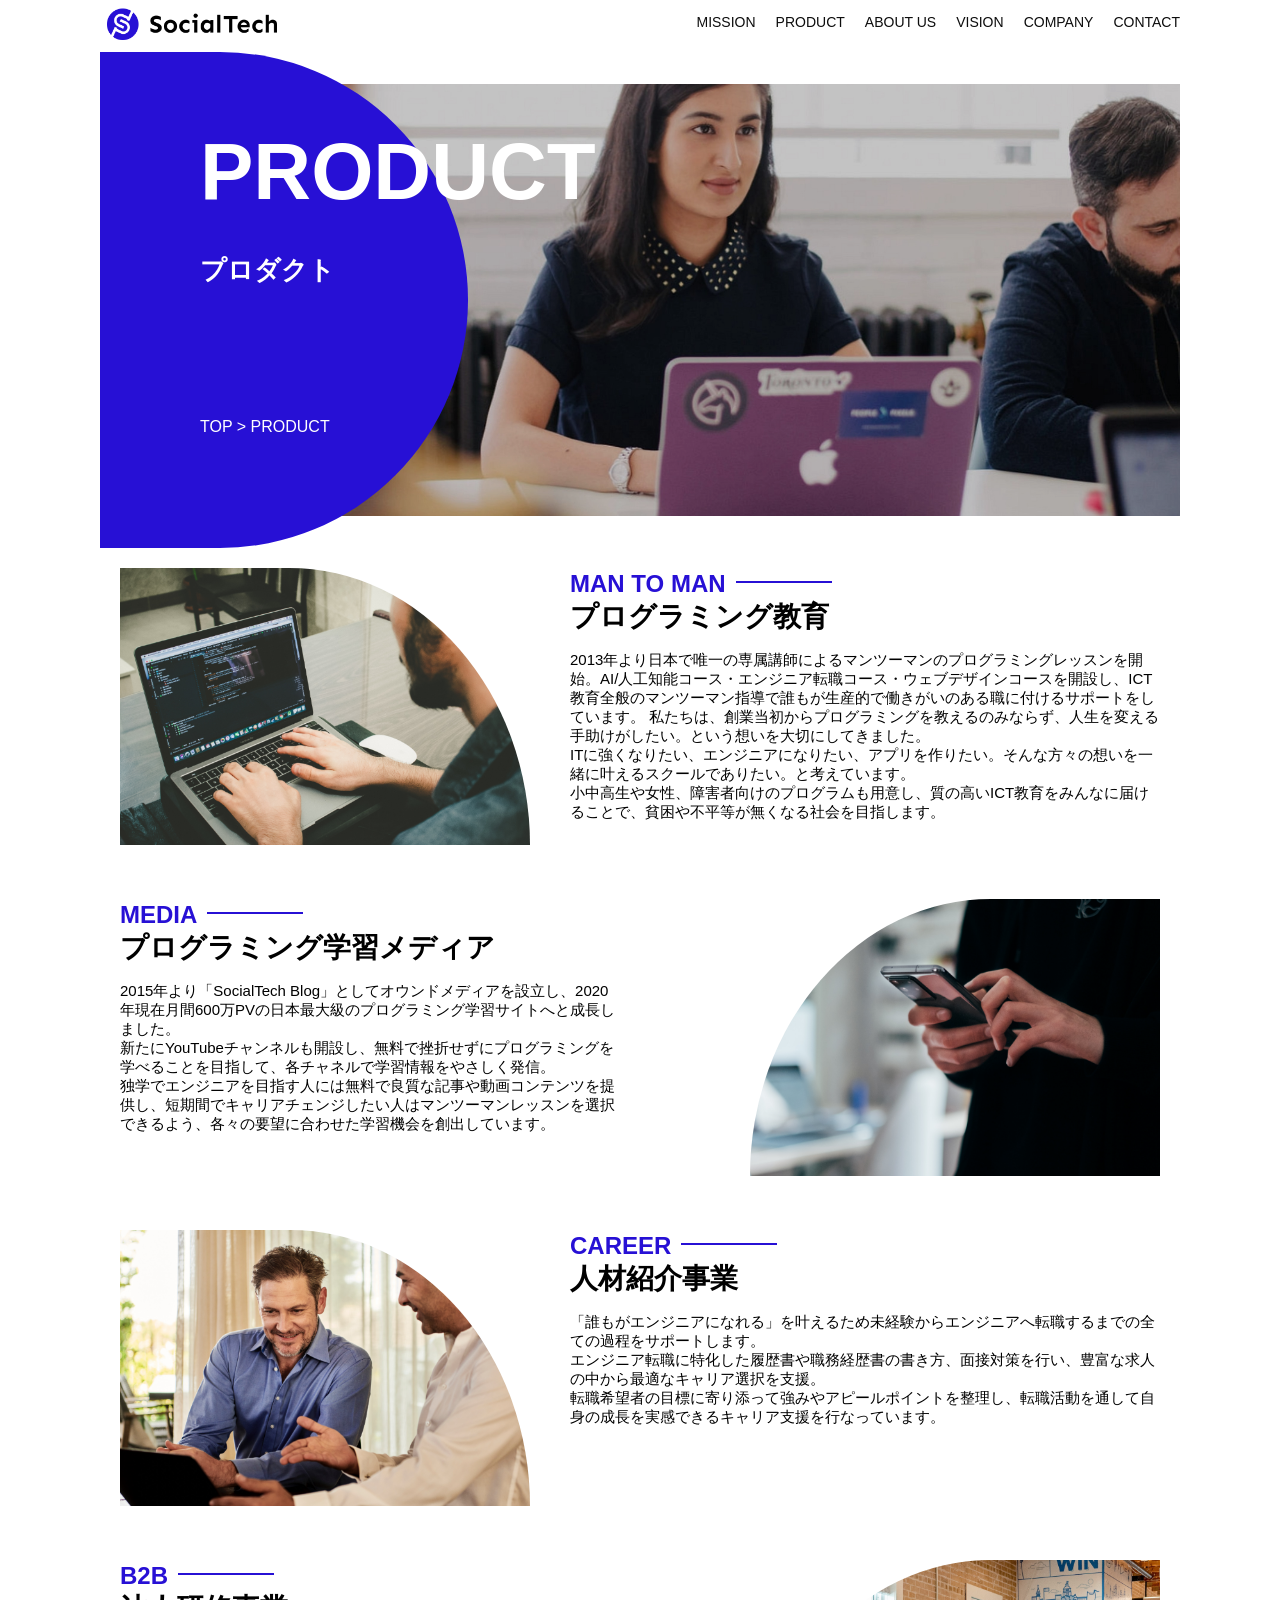
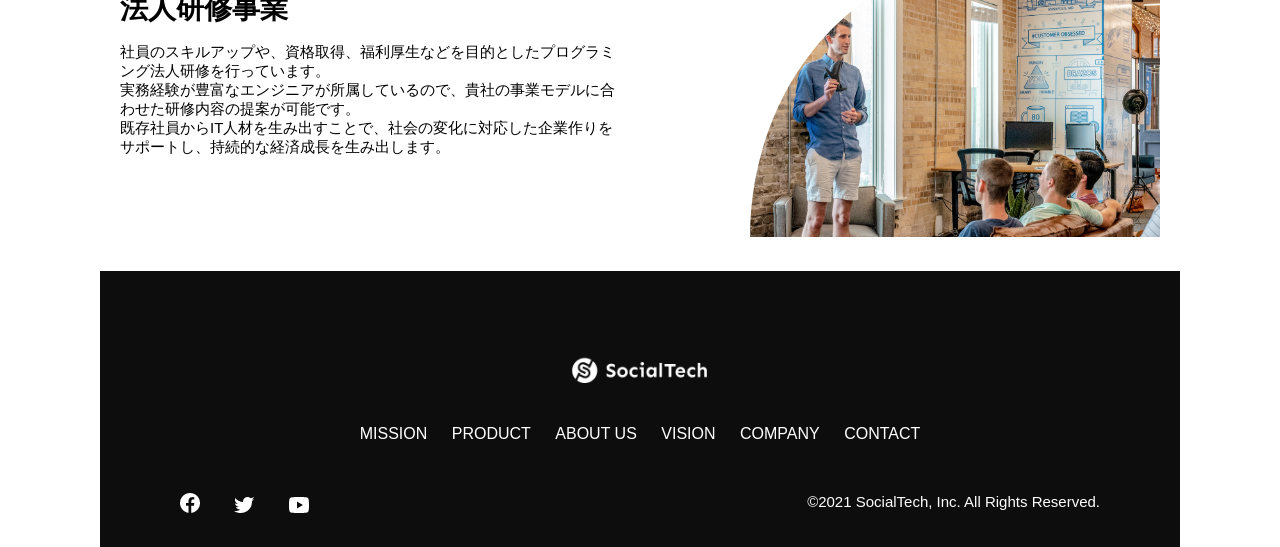
<file: kadai_tutorial_output/product.html>
<!DOCTYPE html>
<html>
 <head>
    <title>SocialTech -PRODUCT プロダクト-</title>
    <meta charset="utf-8">
    <meta name="description" content="SocialTechの4つのプロダクトを紹介します">
    <meta name="viewport" content="width=device-width, initial-scale=1.0">
    <link rel="stylesheet" href="style.css">
  </head>

  <body>
    <!-- ヘッダー -->
    <header>
      <!-- ロゴ -->
      <a href="index.html" id="logo">
        <img src="images/logo.png" alt="トップページに戻る">
      </a>

      <!-- PC用ナビゲーション -->
      <nav id="nav-pc">
        <ul>
          <li><a href="mission.html">MISSION</a></li>
          <li><a href="product.html">PRODUCT</a></li>
          <li><a href="index.html#aboutus">ABOUT US</a></li>
          <li><a href="index.html#vision">VISION</a></li>
          <li><a href="index.html#company">COMPANY</a></li>
          <li><a href="index.html#contact">CONTACT</a></li>
        </ul>
      </nav>

      <!-- スマホ用メニューボタン -->
      <button id="menu-sp" onclick="document.getElementById('nav-sp').style.display = 'block'">
        <img src="images/button-menu.png" alt="ナビゲーションを開く">
      </button>

      <!-- スマホ用ナビゲーション -->
      <div id="nav-sp">
        <button id="close" onclick="document.getElementById('nav-sp').style.display = 'none'">
          <img src="images/button-close.png" alt="ナビゲーションを閉じる">
        </button>

        <nav>
          <ul>
            <li>
              <a id="logo-sp" href="index.html" onclick="document.getElementById('nav-sp').style.display = 'none'"><img src="images/logo-sp.png" alt="トップページに戻る"></a>
            </li>
            <li><a class="menu" href="mission.html" onclick="document.getElementById('nav-sp').style.display = 'none'">MISSION</a></li>
            <li><a class="menu" href="product.html" onclick="document.getElementById('nav-sp').style.display = 'none'">PRODUCT</a></li>
            <li><a class="menu" href="index.html#aboutus" onclick="document.getElementById('nav-sp').style.display = 'none'">ABOUT US</a></li>
            <li><a class="menu" href="index.html#vision" onclick="document.getElementById('nav-sp').style.display = 'none'">VISION</a></li>
            <li><a class="menu" href="index.html#company" onclick="document.getElementById('nav-sp').style.display = 'none'">COMPANY</a></li>
            <li><a class="menu" href="index.html#contact" onclick="document.getElementById('nav-sp').style.display = 'none'">CONTACT</a></li>
          </ul>
        </nav>
        <div id="sns">
          <a href="https://www.facebook.com/sejuku2013">
            <img src="images/button-facebook.png" alt="Facebookのリンク">
          </a>
          <a href="https://twitter.com/samuraijuku">
            <img src="images/button-twitter.png" alt="Twitterのリンク">
          </a>
          <a href="https://www.youtube.com/channel/UCCFOQO5aDK0xXam4cUQXT8g">
            <img src="images/button-youtube.png" alt="YouTubeのリンク">
          </a>
        </div>
      </div>
    </header>

    <main>
        <article>
            <section id="product-main">
                <div class="product-main-inner">
                    <div id="product-title">
                        <h1>PRODUCT<br><span>プロダクト</span></h1>
                        <p>TOP > PRODUCT</p>
                    </div>
                </div>
            </section>
            <section class="product-section product-section-left">
                <div class="product-section-img">
                    <img src="images/product/product-mantoman.png" alt="PCでコードを書く男性">
                </div>
                <div class="product-read">
                    <h2 class="product-h2">MAN TO MAN</h2>
                     <h3 class="product-h3">プログラミング教育</h3>
                    <p>
                    2013年より日本で唯一の専属講師によるマンツーマンのプログラミングレッスンを開始。AI/人工知能コース・エンジニア転職コース・ウェブデザインコースを開設し、ICT教育全般のマンツーマン指導で誰もが生産的で働きがいのある職に付けるサポートをしています。 私たちは、創業当初からプログラミングを教えるのみならず、人生を変える手助けがしたい。という想いを大切にしてきました。<br>ITに強くなりたい、エンジニアになりたい、アプリを作りたい。そんな方々の想いを一緒に叶えるスクールでありたい。と考えています。<br>小中高生や女性、障害者向けのプログラムも用意し、質の高いICT教育をみんなに届けることで、貧困や不平等が無くなる社会を目指します。
                    </p>
                </div>
            </section>
 
            <section class="product-section product-section-right">
                <div class="product-read">
                    <h2 class="product-h2">MEDIA</h2>
                    <h3 class="product-h3">プログラミング学習メディア</h3>
                    <p>2015年より「SocialTech Blog」としてオウンドメディアを設立し、2020年現在月間600万PVの日本最大級のプログラミング学習サイトへと成長しました。<br>新たにYouTubeチャンネルも開設し、無料で挫折せずにプログラミングを学べることを目指して、各チャネルで学習情報をやさしく発信。<br>独学でエンジニアを目指す人には無料で良質な記事や動画コンテンツを提供し、短期間でキャリアチェンジしたい人はマンツーマンレッスンを選択できるよう、各々の要望に合わせた学習機会を創出しています。</p>
                </div>
                <div class="product-section-img">
                    <img src="images/product/product-media.png" alt="スマートフォンを操作する人">
                </div>
            </section>
 
            <section class="product-section product-section-left">
                <div class="product-section-img">
                     <img src="images/product/product-career.png" alt="笑顔で話し合う2人の男性">
                </div>
                <div class="product-read">
                    <h2 class="product-h2">CAREER</h2>
                    <h3 class="product-h3">人材紹介事業</h3>
                    <p>「誰もがエンジニアになれる」を叶えるため未経験からエンジニアへ転職するまでの全ての過程をサポートします。<br>エンジニア転職に特化した履歴書や職務経歴書の書き方、面接対策を行い、豊富な求人の中から最適なキャリア選択を支援。<br>転職希望者の目標に寄り添って強みやアピールポイントを整理し、転職活動を通して自身の成長を実感できるキャリア支援を行なっています。<br></p>
                </div>
            </section>
 
            <section class="product-section product-section-right">
                <div class="product-read">
                    <h2 class="product-h2">B2B</h2>
                    <h3 class="product-h3">法人研修事業</h3>
                    <p>社員のスキルアップや、資格取得、福利厚生などを目的としたプログラミング法人研修を行っています。<br>実務経験が豊富なエンジニアが所属しているので、貴社の事業モデルに合わせた研修内容の提案が可能です。<br>既存社員からIT人材を生み出すことで、社会の変化に対応した企業作りをサポートし、持続的な経済成長を生み出します。</p>
                </div>
                <div class="product-section-img">
                    <img src="images/product/product-b2b.png" alt="講演中の男性とそれを聴く人々">
                </div>
            </section>



        </article>
    </main>

    <footer>
      <div id="footer-logo">
        <img src="images/logo-sp.png" alt="SocialTech">
      </div>
      <div id="footer-link">
        <a href="mission.html">MISSION</a>
        <a href="product.html">PRODUCT</a>
        <a href="index.html#aboutus">ABOUT US</a>
        <a href="index.html#vision">VISION</a>
        <a href="index.html#company">COMPANY</a>
        <a href="index.html#contact">CONTACT</a>
      </div>
      <div id="sns-footer">
        <div class="sns-btns">
          <a href="https://www.facebook.com/sejuku2013"><img src="images/button-facebook.png" alt="Facebookのリンク"></a>
          <a href="https://twitter.com/samuraijuku"><img src="images/button-twitter.png" alt="Twitterのリンク"></a>
          <a href="https://www.youtube.com/channel/UCCFOQO5aDK0xXam4cUQXT8g"><img src="images/button-youtube.png" alt="YouTubeのリンク"></a>
        </div>
        <p id="copyright">&copy;2021 SocialTech, Inc. All Rights Reserved.</p>
      </div>
    </footer>

  </body>
</html>
</file>
<file: html-css-kadai_013/style.css>
/* PC、スマホ共通スタイル */
body {
  font-family: "Source Sans Pro", "Hiragino Kaku Gothic ProN", Meiryo, Arial,
    sans-serif;
}

p {
  font-size: 15px;
}

#main-visual>img {
  width: 100%;
}

/*================
PC用のスタイル 
=================*/
@media screen and (min-width: 768px) {
  /* 横幅設定 */
  body {
    max-width: 1080px;
    min-width: 960px;
    margin: 0 auto 0 auto;
  }

  /* ヘッダー */
  header {
    display: flex;
    justify-content: space-between;
  }

  /* ナビゲーションのレイアウト */
  #nav-pc {
    display: block;
    text-align: right;
    font-size: 14px;
    padding-top: 15px;
  }

  /* ナビゲーションのリンクの装飾設定 */
  #nav-pc>a {
    text-decoration: none;
    margin-left: 20px;
  }

  #nav-pc>a:link {
    color: #0d0d0d;
  }

  #nav-pc>a:visited {
    color: #0d0d0d;
  }

  #nav-pc>a:hover {
    color: #0d0d0d;
    text-decoration: underline;
  }

  #nav-pc>a:active {
    color: #0d0d0d;
  }

  #menu-sp {
    display: none;
  }

  #nav-sp {
    display: none;
  }

}

/*================
SP用のスタイル 
=================*/
@media screen and (max-width: 767px) {
  /* 横幅設定 */
  body {
    margin: 0;
  }


  /* PCのナビゲーションを非表示に */
  #nav-pc {
    display: none;
  }

  /* ハンバーガーメニュー */
  #menu-sp {
    float: right;
    padding: 0;
  }

  /* SP用ナビゲーション */
  #nav-sp {
    background-color: #ce933e;
    position: absolute;
    left: 0;
    top: 0;
    height: 100%;
    width: 100%;
    display: none;
    z-index: 100;
  }

  #nav-sp ul {
    padding-left: 0;
  }
  
  #nav-sp li {
    list-style: none;
  }

  /* xボタン */
  #close {
    position: absolute;
    top: 20px;
    right: 20px;
  }

  /* ナビゲーションメニュー用ロゴ */
  #nav-sp a {
    display: block;
  }

  #nav-sp a:link {
    color: #ffffff;
  }

  #nav-sp a:visited {
    color: #ffffff;
  }

  #nav-sp a:hover {
    color: #ffffff;
    text-decoration: underline;
  }

  #nav-sp a:active {
    color: #ffffff;
  }

  #nav-sp .menu {
    text-decoration: none;
    display: block;
    margin-left: 20px;
    margin-right: 20px;
    height: 44px;
    font-size: 16px;
    background-image: url("images/arrow.png");
    background-repeat: no-repeat;
    background-position: right top;
  }

}
</file>
<file: kadai_tutorial_output/style.css>
/* PC、スマホ共通スタイル */
* {
 box-sizing: border-box;   
}

p {
    font-size: 15px;
}

body {
    max-width: 1080px;
    margin: 0 auto 0 auto;
    font-family: "Source Sans Pro", "Hiragino Kaku Gothic ProN", Meiryo, Arial, sans-serif;
}

/* ヘッダー */
header {
    display: flex;
    justify-content: space-between;
}

/* グロナビのレイアウト */
#nav-pc {
    font-size: 14px;
}

#nav-pc ul {
    display: flex;
    padding-left: 0;
}

#nav-pc li {
    list-style: none;
}

/* グロナビリンクの装飾設定 */
#nav-pc a {
    text-decoration: none;
    margin-left: 20px;
    color: #0d0d0d;
}

#nav-pc a:hover {
    text-decoration: underline;
}

/* スマホ用ナビを非表示 */
#nav-sp,
#menu-sp {
    display: none;
}

/* メインビジュアル */
#main-visual {
    position: relative;
    height: 400px;
}

#main-message {
    position: absolute;
    top: 0;
    left: 0;
    background-color: #2710d5;
    color: #ffffff;
    border-radius: 0 0 476px 0;
    max-width: 620px;
    height: 100%;
    width: 100%;
    z-index: 11;
}

#main-message > h1 {
    font-size: 60px;
    margin: 100px 0 0 50px;
}

#main-message > p {
    font-size: 28px;
    margin: 0 0 0 50px;
}

#main-visual > img {
    max-width: 620px;
    border-radius: 476px 0 0 0;
    position: absolute;
    top: 0;
    right: 0;
    z-index: 10;
}

/* ミッション */
h2 {
    margin: 40px 0 0 0;
}

h2::after {
    content: url("images/line.png");
    margin-left: 10px;
}

h3 {
    font-size: 27px;
}

#mission {
    margin: 80px auto 80px auto;

}

#mission-flex {
    display: flex;
}

#mission-flex > div {
    width: 50%;
    margin: 20px;
}

#mission-photo {
    width: 100%;
}

#s2dgs {
    margin: 50px 0 0 0;
    width: 100%;
}

/* プロダクト */
#product {
    background-color: #fafafa;
    margin: 80px 0 80px 0;
    padding: 10px 40px 0px 40px;
}

/* 外枠 */
#product .product-flex {
    margin-top: 40px;
    display: flex;
}

/* 左のカラム */
#product-left {
    width: 50%;
    margin-right: 20px;
}

/* 右のカラム */
#product-right {
    width: 50%;
    margin-left: 20px;
    margin-top: 80px;
}

/* 画像+説明の枠 */
#product-left > div {
    position: relative;
    height: 480px;
    margin-right: 20px;
}

#product-right > div {
    position: relative;
    height: 480px;
    margin-left: 20px;
}

/* 画像 */
.product-photo {
    width: 100%;
}

/* 説明文の枠 */
.product-explain {
    background-color: #ffffff;
    position: absolute;
    bottom: 50px;
    left: 0px;
    margin: 0 40px 0 40px;
    padding: 20px;
    box-shadow: 5px 5px 10px rgba(0, 0, 0, 0.05);
}

/* 説明文の英語 */
.product-explain > span {
    color: #2710d5;
    font-weight: bold;
    font-size: 16px;
    margin: 0;
}

/* 説明文の見出し */
.product-explain > h3 {
    margin: 5px 0 5px 0;
}

/* 説明文 */
.product-explain > p {
    font-size: 14px;
    margin: 0;
}

/* もっとみるボタン */
#product-more {
    text-align: center;   
}

#product-more a {
    position: relative;
    bottom: -42px;
}

/* ABOUT US */
#aboutus {
    margin: 80px auto 80px auto;
}

/* 3つの組織文化と画像を入れる枠 */
#aboutus > div {
    display: flex;
}

/* 画像 */
.culture-img {
    width: 50%;
    align-self: flex-start;
}

.culture-img2 {
    margin-top: 50px;
    width: 100%;
}

/* 3つの組織文化の表 */
.culture-table {
    margin-right: 50px;
}

/* 番号 */
.culture-num {
    font-size: 80px;
    color: #2710d5;
    padding: 0 20px 0 0;
}

/* 見出し */
.culture-table th {
    text-align: left;
    font-size: 28px;
    font-weight: bold;
}

/* 組織文化英語 */
.culture-en {
    color: #2710d5;
    font-size: 24px;
}

/* 説明文 */
.culture-description {
    margin: 0;
}

/* ビジョン */
#vision {
    margin: 80px auto 80px auto;
}

/* セクション内の外枠 */
#vision > div {
    display: flex;
    justify-content: space-between;
    flex-wrap: wrap;
}

/* 7つの行動指針の枠 */
.vision-box {
    width: 300px;
    height: 300px;
    margin-bottom: 30px;
    position: relative;
}

.vision-box > img {
    width: 100%;
    position: relative;
    z-index: 30;
}

.vision-box > div {
    position: absolute;
    top: 0;
    left: 0;
    z-index: 31;
    margin-right: 20px;
}

/* 英語の見出し */
.vision-box > div > h4 {
    color: #2710d5;
    font-size: 19px;
    margin: 80px 0 0 0;
}

.vision-box > div > h4::first-letter {
    font-size: 40px;
}

/* 日本語の見出し */
.vision-box > div > h5 {
    font-size: 20px;
    margin: 0 0 0 0;
}

/* 説明文 */
.vision-box > div > p {
    margin: 10px 0 0 0;
}

/* 会社概要 */
#company {
    margin: 80px auto 80px auto;
}

#company-table {
    width: 100%;
}

.tableheader {
    text-align: left;
    padding: 20px;
    border-bottom-color: #2710d5;
    border-bottom-width: 1px;
    border-bottom-style: solid;
    width: 100px;
}

.tableheader-first {
    border-top-color: #2710d5;
    border-top-width: 1px;
    border-top-style: solid;
}

.cell {
    padding: 30px;
    border-bottom-color: #ececec;
    border-bottom-width: 1px;
    border-bottom-style: solid;
}

.cell-first {
    border-top-color:#ececec;
    border-top-width: 1px;
    border-top-style: solid;
}

#company > iframe {
    width: 100%;
    height: 368px;
    margin-top: 40px;
}

/* お問い合わせ */
#contact {
    margin: 80px auto 80px auto;
}

/* 外枠 */
#contact > form > div {
    display: flex;
    flex-direction: row;
    flex-wrap: wrap;
    padding-bottom: 30px;
}

/* 左列の見出し */
.contact-heading {
    width: 240px;
    align-self: center;
}

/* 見出しのラベル */
.contact-label {
    font-weight: bold;
}

/* 必須 */
.contact-span {
    color: #ce2222;
    margin: 0 0 0 20px;
    font-weight: bold;
}

/* テキストボックス */
.contact-textbox {
    border-top: 0;
    border-left: 0;
    border-right: 0;
    border-bottom-color: #707070;
    border-bottom-width: 1px;
    border-style: solid;
    background-color: #fafafa;
    width: 400px;
    height: 56px;
}

/* お問い合わせ内容のテキストエリア */
.contact-textarea {
    border-top: 0;
    border-left: 0;
    border-right: 0;
    border-bottom-color: #707070;
    border-bottom-width: 1px;
    background-color: #fafafa;
    width: 400px;
    height: 200px;
}

/* 個人情報の取り扱いについて */
#contact dt {
    font-weight: bold;
}

#contact dd {
    margin: 0 0 16px 0;
}

#contact dd p {
    margin: 0;
}

#contact dd ul {
    padding-left: 0;
}

#contact dd li {
    margin-bottom: 0;
    list-style: none;
}

/* フッター */
footer {
    background-color: #0d0d0d;
    text-align: center;
    padding: 80px 80px 30px 80px;
}

#footer-logo {
    margin-bottom: 30px;
}

#footer-link {
    margin-bottom: 50px;
}

#footer-link > a {
    text-decoration: none;
    margin: 10px;
    color: #ffffff;
}

#footer-link > a:hover {
    text-decoration: underline;
}

#sns-footer {
    display: flex;
    justify-content: space-between;
}

#sns-footer a {
    margin-right: 30px;
}

#copyright {
    color: #ffffff;
    margin: 0;
}


/* mission.html用スタイル */
/* ミッションのメインビジュアル */
.mission-main-inner {
    background-image: url("images/mission/mission-main.png");
    background-repeat: no-repeat;
    background-position-y: center;
}

#mission-title {
    background-color: #2710d5;
    width: 368px;
    color: #ffffff;
    height: 496px;
    border-radius: 0 248px 248px 0;
    position: relative;
}

#mission-title h1 {
    position: absolute;
    top: 0;
    left: 100px;
    font-size: 80px;
    line-height: 1;
}

#mission-title h1 span {
    font-size: 26px;
}

#mission-title > p {
    position: absolute;
    top: 350px;
    left: 100px;
    font-size: 16px;
}

/* ミッションページ　S2DGSの設定 */
#mission-s2dgs {
    padding: 20px;
}

.mission-h2 {
    color: #2710d5;
    font-size: 40px;
}

.mission-h2::after {
    content: none;
}

/* ミッションページ　5つのゴールの設定 */
#mission-five-goals {
    padding: 20px;
    display: flex;
}

#mission-five-goals 
.five-goals-image {
    width: 30%;
    padding: 20px;
}

#mission-five-goals 
.five-goals-image img {
    width: 100%;
}

#mission-five-goals 
.five-goals-read {
    width: 70%;
    padding: 20px;
}

#mission-five-goals 
.five-goals-read > div {
    margin-bottom: 40px;
}

.fivegoals-image-right {
    float: right;
    margin: 20px;
}

.fivegoals-image-left {
    float: left;
    margin: 20px;
}

.fivegoals-number {
    color: #2710d5;
    font-size: 48px;
    font-weight: bold;
    margin: 0;
}

.fivegoals-h3 {
    font-size: 28px;
    margin: 0;
}

.fivegoals-p {
    margin: 0;
}

/* プロダクトページ */
.product-main-inner {
    background-image: url("images/product/product-main.png");
    background-repeat: no-repeat;
    background-position-y: center;
}

#product-title {
    background-color: #2710d5;
    width: 368px;
    color: #ffffff;
    height: 496px;
    border-radius: 0 248px 248px 0;
    position: relative;
}

#product-title h1 {
    position: absolute;
    top: 0;
    left: 100px;
    font-size: 80px;
    line-height: 1;
}

#product-title h1 span {
    font-size: 26px;
}

#product-title > p {
    position: absolute;
    top: 350px;
    left: 100px;
    font-size: 16px;
}

/* セクション */
.product-section {
    display: flex;
    padding: 20px 20px 0;
}

.product-section 
.product-section-img {
    width: 450px;
}

/* 左が画像のセクション*/
.product-section-left 
.product-section-img img {
    width: 100%;
    padding: 0 40px 30px 0;
    border-radius: 0 432px 0 0;
}

.product-section-left 
.product-read {
    width: 50%;
    flex-grow: 1;
}

.product-section-left 
.product-read p {
    margin-bottom: 0;
}

/* 右が画像のセクション*/
.product-section-right {
    justify-content: space-between;
}

.product-section-right 
.product-section-img img {
    width: 100%;
    padding: 0 0 30px 40px;
    border-radius: 432px 0 0 0;
}

.product-section-right 
.product-read {
    width: 500px;
}

.product-h2 {
    color: #2710d5;
    font-size: 24px;
    margin: 0;
}

.product-h3 {
    font-size: 28px;
    margin: 0;
}


/*====================
  スマートフォン用のスタイル（画面幅が767px以下のとき）
=====================*/
@media screen and (max-width: 767px) {
    /* PC用ナビゲーション非表示 */
    #nav-pc {
        display: none;
    }

    /* ハンバーガーメニュー */
    #menu-sp {
        display: block;
        background-color: transparent;
        float: right;
        padding: 0;
        border: none;
    }

    /* スマホ用ナビゲーションの表示切替 */
    /* 初期状態、レイアウトと非表示設定 */
    #nav-sp {
        background-color: #2710d5;
        position: fixed;
        left: 0;
        top: 0;
        width: 100%;
        height: 100%;
        display: none;
        z-index: 100;
    }

    /* ×ボタン */
    #close {
        position: absolute;
        top: 20px;
        right: 20px;
        background-color: transparent;
        border: none;
    }

    #nav-sp nav ul {
        padding-left: 0;
    }

    #nav-sp nav li {
        list-style: none;
    }

    /* ナビゲーションメニュー用ロゴ */
    #logo-sp {
        margin: 80px 0 30px 20px;
    }

    /* ナビゲーションのリンクの装飾設定 */
    #nav-sp nav a {
        display: block;
        color: #ffffff;
    }

    #nav-sp nav a:hover {
        text-decoration: underline;
    }
    
    #nav-sp .menu {
        text-decoration: none;
        margin: 0 20px 0 20px;
        height: 44px;
        font-size: 16px;
        background-image: url("images/arrow.png");
        background-repeat: no-repeat;
        background-position: right top;
    }
    /* SNSボタン */
    #sns {
        position: absolute;
        bottom: 20px;
        left: 20px;
    }

    #sns > a {
        margin-right: 30px;
    }

    /* メインビジュアル */
    #main-visual {
        position: relative;
        height: 470px;
    }

    #main-visual > div {
        text-align: center;
        height: 280px;
    }

    #main-visual h1 {
        font-size: 28px;
        margin: 90px 0 0 0;
    }

    #main-visual > div > p {
        margin: 0;
        font-size: 15px;
    }

    #main-visual > img {
        width: 100%;
        border-radius: 476px 0 0 0;
        top: auto;
        bottom: 0;
    }

    h2 {
        margin: 15px o 15px 0;
    }

    h3 {
        font-size: 24px;
        margin: 10px 0 0 0;
    }

    /* ミッション */
    #mission {
        margin: 20px 0 20px 0;
        padding: 0 20px 0 20px;
    }

    #mission-flex {
        flex-direction: column;
    }

    #mission-flex > div {
        width: 100%;
        margin: 0;
    }

    /* プロダクト */
    #product {
        margin: 0;
        padding: 10px 20px 0 20px;
    }

    /* 外枠 */
    #product .product-flex {
        flex-direction: column;
        margin-top: 0;
    }

    /*左右のカラム　スマホでは縦並び  */
    #product-left, 
    #product-right{
        width: 100%;
        margin: 0;
    }

    /*  画像＋説明の枠 */
    #product-left > div, 
    #product-right > div {
        height: auto;
        margin: 0;
    }

    /* 説明文の枠 */
    .product-explain {
        position: relative;
        margin: 0;
    }

    .product-explain > h3 {
        margin: 10px 0 10px 0;
        font-size: 24px;
    }

    /* もっと見るボタン */
    #product-more {
        text-align: left;
    }

    /* ABOUT US */
    #aboutus {
        margin: 80px 20px 80px 20px;
    }

    #aboutus > div {
        flex-direction: column;
    }

    .culture-table th {
        font-size: 16px;
    }

    .culture-table {
        margin-right: 0;
        padding-right: 20px;
        order: 2;
    }

    .culture-img {
        width: 100%;
        order: 1;
    }

    .culture-img2 {
        margin-top: 0;
    }

    .culture-num {
        padding: 0;
    }

    .culture-description {
        margin: 0;
    }

    /* ビジョン */
    #vision {
        margin: 80px 20px 80px 20px;
    }

    .vision-box > img {
        position: absolute;
        top: 0;
        left: 0;
    }

    .vision-box > div > h4 {
        margin: 60px 0 0 0;
    }

    /* 会社概要 */
    #company {
        margin: 0 20px 0 20px;
    }

    #company > h3 {
        margin-bottom: 20px;
    }

    .tableheader {
        width: 50px;
    }

    .cell {
        padding: 20px;
    }

    #company > iframe {
        height: 240px;
    }

    /* お問い合わせ */
    #contact {
        margin: 80px 20px 80px 20px;
    }

    #contact > h3 {
        margin-bottom: 20px;
    }

    #contact > form > div {
        flex-direction: column;
        margin-bottom: 20px;
    }

    .contact-heading {
        align-self: auto;
        margin-bottom: 20px;
    }

    .contact-textbox {
        min-width: 300px;
        width: 100%;
    }

    .contact-textarea {
        height: 150px;
        width: 100%;
    }

    .radiobutton {
        margin-bottom: 20px;
    }

    /* フッター */
    footer {
        padding: 30px 20px 50px 20px;
        text-align: left;
    }

    #footer-link > a {
        margin: 0 20px 30px 0;
        display: block;
        background-image: url("images/arrow.png");
        background-repeat: no-repeat;
        background-position: right top;
    }

    #footer-link > a:hover{
        text-decoration: underline;
    }

    #sns-footer {
        flex-direction: column;
        justify-content: flex-start;
    }

    #copyright {
        font-size: 12px;
        margin-top: 30px;
    }

    /* mission.html用スタイル */
    /* ミッションのメインビジュアル */
    #mission-main {
    height: 256px;
    margin-top: 4%;
    position: relative;
    }

    .mission-main-inner {
        height: 80%;
        background-size: cover;
    }

    #mission-title {
        width: 136px;
        height: 256px;
        position: absolute;
        top: -10%
    }

    #mission-title h1 {
        left: 20px;
        font-size: 40px;
    }

    #mission-title h1 span {
        font-size: 18px;
    }

    #mission-title > p {
        top: 180px;
        left: 20px;
        font-size: 13px;
    }

    /* ミッションページ　S2DGSの設定 */
    .mission-h2 {
        font-size: 38px;
        margin: 0px;
    }

    .mission-h2::after {
        content: none;
    }

    #mission-s2dgs > img {
        width: 100%;
    }

    /* ミッションページ　5つのゴールの設定 */
    #mission-five-goals {
        flex-direction: column;
    }

    #mission-five-goals > div {
        padding: 0;
    }

    #mission-five-goals 
    .five-goals-image, 
    #mission-five-goals 
    .five-goals-read {
        width: 100%;
        padding: 0;
    }

    #mission-five-goals 
    .five-goals-read > div {
        display: flex;
        flex-direction: column;
    }

    .fivegoals-image-right, 
    .fivegoals-image-left {
        align-self: center;
    }


    /* product.html用スタイル */
    /* プロダクトのメインビジュアル */
    #product-main {
    height: 256px;
    margin-top: 4%;
    position: relative;
    }

    .product-main-inner {
        height: 80%;
        background-size: cover;
    }

    #product-title {
        width: 136px;
        height: 256px;
        position: absolute;
        top: -10%
    }

    #product-title h1 {
        left: 20px;
        font-size: 40px;
    }

    #product-title h1 span {
        font-size: 18px;
    }

    #product-title > p {
        top: 180px;
        left: 20px;
        font-size: 13px;
    }

    /* セクション */
    .product-section {
        flex-direction: column;
    }

    .product-section 
    .product-section-img {
        width: 100%;
    }

    .product-section 
    .product-section-img img {
        width: 100%;
        padding: 0;
    }

    /* 左が画像のセクション*/
    .product-section-left 
    .product-section-img img {
        border-radius: 0 300px 0 0;
    }

    .product-section-left 
    .product-read {
        width: 100%;
        flex-grow: 1;
    }

    /* 右が画像のセクション*/
    .product-section-right 
    .product-section-img img {
        order: 1;
        border-radius: 300px 0 0 0;
    }

    .product-section-right 
    .product-read {
        order: 2;
        width: 100%;
    }

}
</file>
